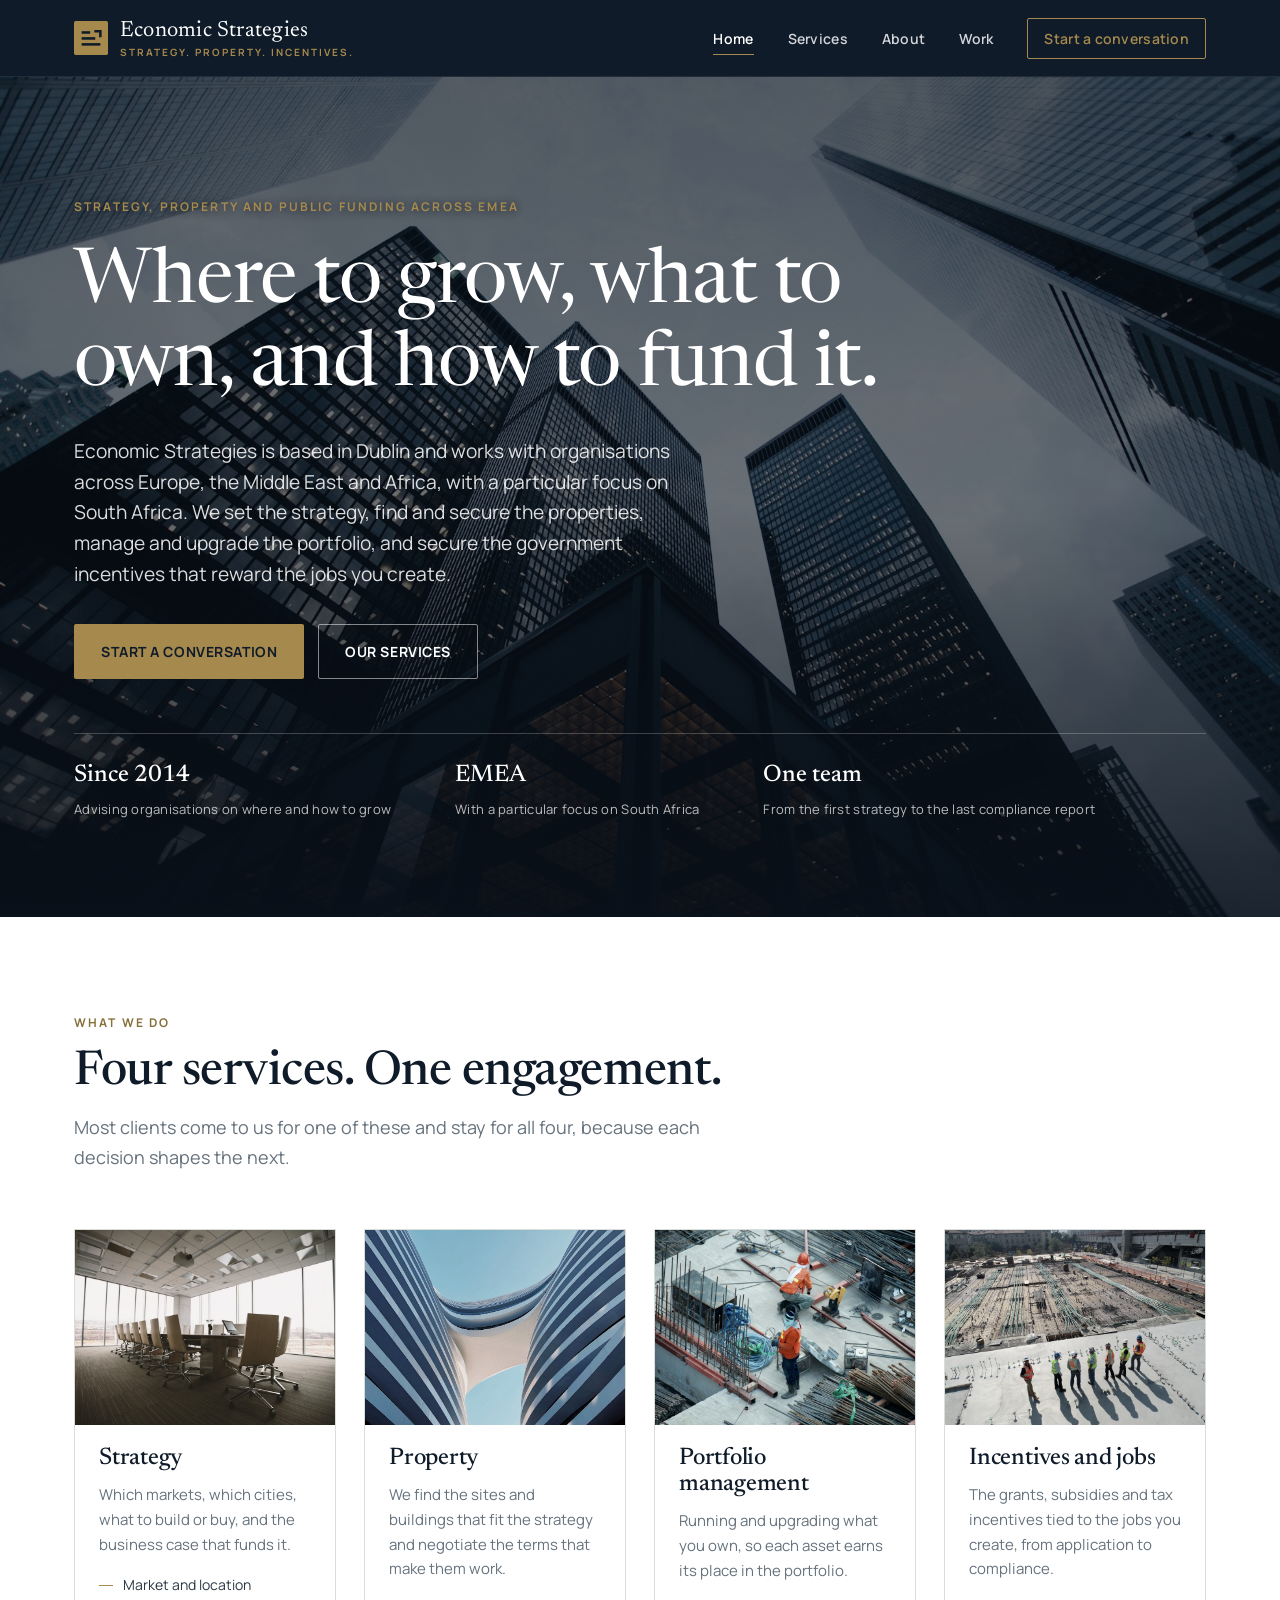
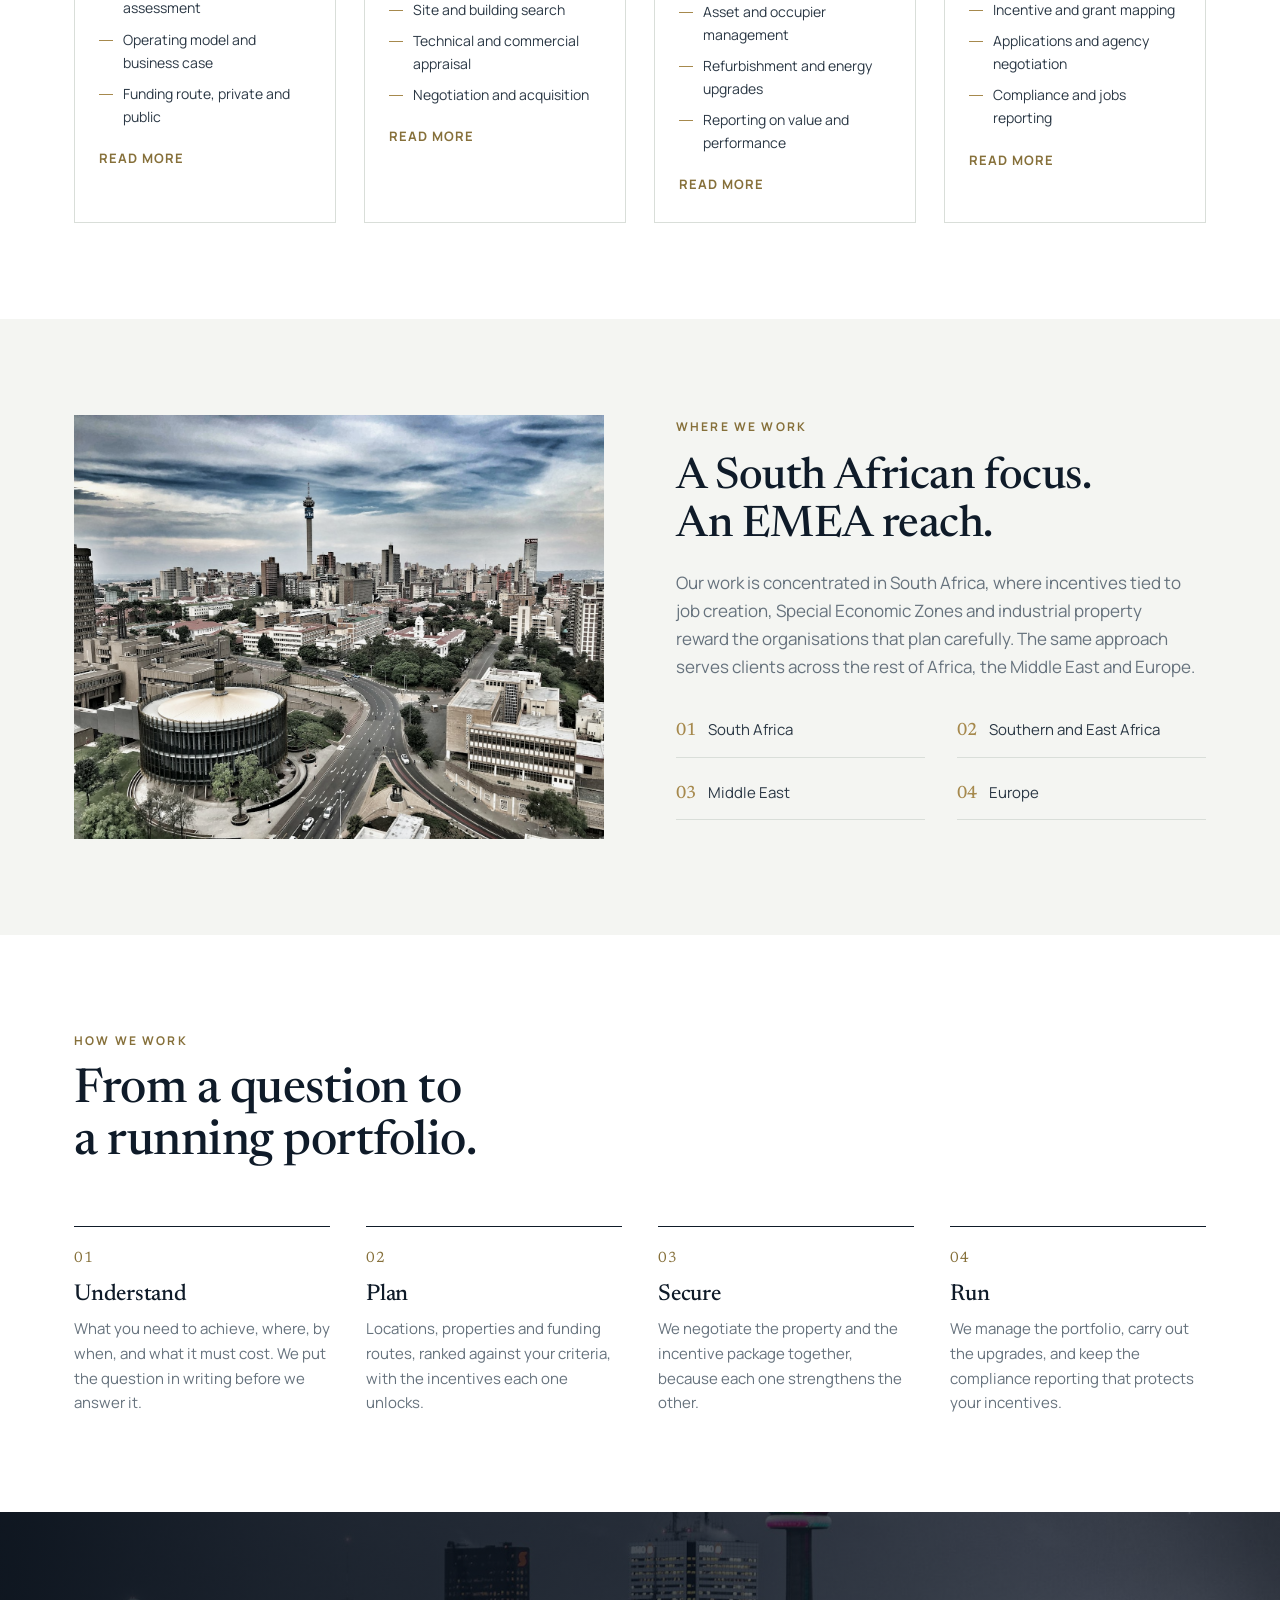
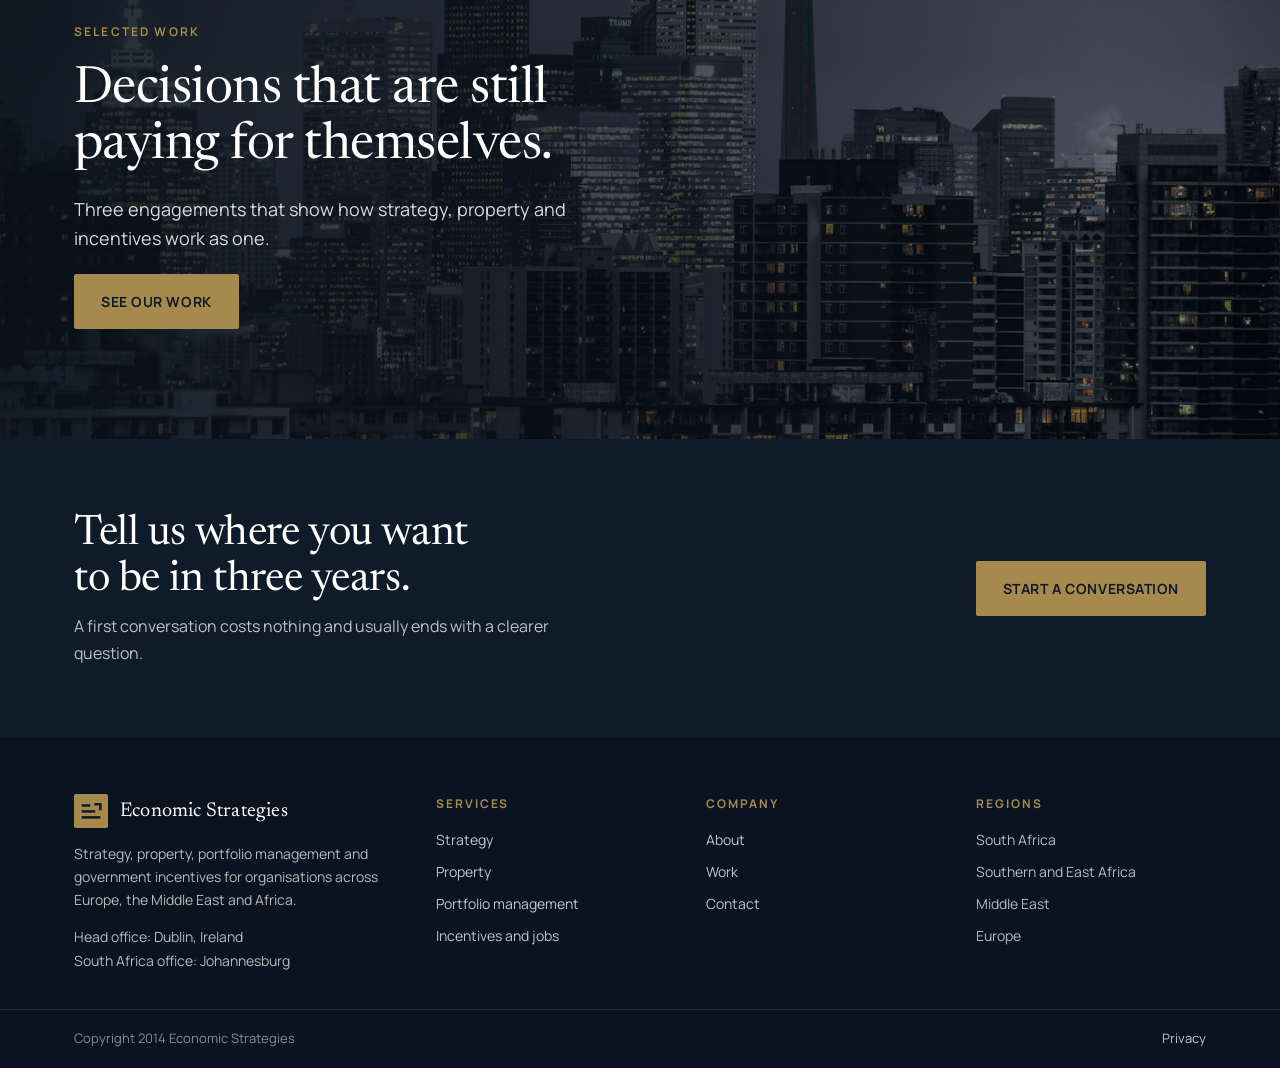
<file: index.html>
<!doctype html>
<html lang="en">
<head>
<meta charset="utf-8">
<meta name="viewport" content="width=device-width, initial-scale=1, viewport-fit=cover">
<title>Economic Strategies</title>
<meta name="description" content="Economic Strategies advises organisations across Europe, the Middle East and Africa on strategy, property, portfolio management and government incentives, with a focus on South Africa.">
<link rel="icon" href="favicon.svg" type="image/svg+xml">
<link rel="preconnect" href="https://fonts.googleapis.com">
<link rel="preconnect" href="https://fonts.gstatic.com" crossorigin>
<link rel="stylesheet" href="https://fonts.googleapis.com/css2?family=Newsreader:opsz,wght@6..72,400;6..72,500&family=Manrope:wght@400;500;600;700&display=swap">
<link rel="stylesheet" href="assets/css/site.css">
<script type="application/ld+json">
{
  "@context": "https://schema.org",
  "@type": "Organization",
  "name": "Economic Strategies",
  "url": "https://economicstrategies.net/",
  "address": {
    "@type": "PostalAddress",
    "streetAddress": "51 Bracken Road, Sandyford Business Park",
    "addressLocality": "Dublin 18",
    "postalCode": "D18 CV48",
    "addressCountry": "IE"
  }
}
</script>
</head>
<body>

<svg width="0" height="0" style="position:absolute" aria-hidden="true">
  <symbol id="es-mark" viewBox="0 0 40 40">
    <rect width="40" height="40" rx="2" fill="#A6894D"/>
    <rect x="9" y="26" width="22" height="3" fill="#0F1B29"/>
    <rect x="9" y="19" width="16" height="3" fill="#0F1B29"/>
    <rect x="9" y="12" width="10" height="3" fill="#0F1B29"/>
    <path d="M24 12 L31 12 L31 19" stroke="#0F1B29" stroke-width="3" fill="none"/>
  </symbol>
</svg>

<header class="nav">
  <div class="wrap">
    <a class="brand" href="index.html" aria-label="Economic Strategies home">
      <svg class="mark"><use href="#es-mark"/></svg>
      <span>Economic Strategies<small>Strategy. Property. Incentives.</small></span>
    </a>
    <button class="menu-btn" id="menuBtn" aria-label="Open menu" aria-expanded="false"><svg viewBox="0 0 24 24"><path d="M4 7h16M4 12h16M4 17h16"/></svg></button>
    <ul id="menu">
      <li><a href="index.html" aria-current="page">Home</a></li>
      <li><a href="services.html">Services</a></li>
      <li><a href="about.html">About</a></li>
      <li><a href="work.html">Work</a></li>
      <li class="cta"><a href="contact.html">Start a conversation</a></li>
    </ul>
  </div>
</header>

<main>
<div class="hero">
    <img class="bgimg photo" src="assets/img/hero.jpg" alt="">
    <div class="wrap">
      <span class="eyebrow">Strategy, property and public funding across EMEA</span>
      <h1>Where to grow, what to own, and how to fund it.</h1>
      <p class="lede">Economic Strategies is based in Dublin and works with organisations across Europe, the Middle East and Africa, with a particular focus on South Africa. We set the strategy, find and secure the properties, manage and upgrade the portfolio, and secure the government incentives that reward the jobs you create.</p>
      <div class="cta">
        <a class="btn btn-brass" href="contact.html">Start a conversation</a>
        <a class="btn btn-ghost" href="services.html">Our services</a>
      </div>
      <div class="facts">
        <div class="fact"><b>Since 2014</b><span>Advising organisations on where and how to grow</span></div>
        <div class="fact"><b>EMEA</b><span>With a particular focus on South Africa</span></div>
        <div class="fact"><b>One team</b><span>From the first strategy to the last compliance report</span></div>
      </div>
    </div>
  </div>

  <section class="band-white">
    <div class="wrap">
      <div class="head">
        <span class="eyebrow">What we do</span>
        <h2>Four services. One engagement.</h2>
        <p>Most clients come to us for one of these and stay for all four, because each decision shapes the next.</p>
      </div>
      <div class="cards">
        <div class="card">
          <div class="ph"><img loading="lazy" class="photo" src="assets/img/boardroom.jpg" alt="An empty boardroom with a long table and city light through the windows"></div>
          <div class="body">
            <h3>Strategy</h3>
            <p>Which markets, which cities, what to build or buy, and the business case that funds it.</p>
            <ul><li>Market and location assessment</li><li>Operating model and business case</li><li>Funding route, private and public</li></ul>
            <a class="more" href="services.html#strategy">Read more</a>
          </div>
        </div>
        <div class="card">
          <div class="ph"><img loading="lazy" class="photo" src="assets/img/facade.jpg" alt="The curved facade of a modern office building against the sky"></div>
          <div class="body">
            <h3>Property</h3>
            <p>We find the sites and buildings that fit the strategy and negotiate the terms that make them work.</p>
            <ul><li>Site and building search</li><li>Technical and commercial appraisal</li><li>Negotiation and acquisition</li></ul>
            <a class="more" href="services.html#property">Read more</a>
          </div>
        </div>
        <div class="card">
          <div class="ph"><img loading="lazy" class="photo" src="assets/img/build.jpg" alt="Workers on a construction site seen from above"></div>
          <div class="body">
            <h3>Portfolio management</h3>
            <p>Running and upgrading what you own, so each asset earns its place in the portfolio.</p>
            <ul><li>Asset and occupier management</li><li>Refurbishment and energy upgrades</li><li>Reporting on value and performance</li></ul>
            <a class="more" href="services.html#portfolio">Read more</a>
          </div>
        </div>
        <div class="card">
          <div class="ph"><img loading="lazy" class="photo" src="assets/img/workers.jpg" alt="A line of workers in safety vests walking across a site"></div>
          <div class="body">
            <h3>Incentives and jobs</h3>
            <p>The grants, subsidies and tax incentives tied to the jobs you create, from application to compliance.</p>
            <ul><li>Incentive and grant mapping</li><li>Applications and agency negotiation</li><li>Compliance and jobs reporting</li></ul>
            <a class="more" href="services.html#incentives">Read more</a>
          </div>
        </div>
      </div>
    </div>
  </section>

  <section>
    <div class="wrap">
      <div class="row">
        <div class="ph"><img loading="lazy" class="photo" src="assets/img/joburg.jpg" alt="The Johannesburg skyline under a cloudy sky"></div>
        <div class="txt">
          <span class="eyebrow">Where we work</span>
          <h2>A South African focus. An EMEA reach.</h2>
          <p>Our work is concentrated in South Africa, where incentives tied to job creation, Special Economic Zones and industrial property reward the organisations that plan carefully. The same approach serves clients across the rest of Africa, the Middle East and Europe.</p>
          <ul class="regions">
            <li><b>01</b> South Africa</li>
            <li><b>02</b> Southern and East Africa</li>
            <li><b>03</b> Middle East</li>
            <li><b>04</b> Europe</li>
          </ul>
        </div>
      </div>
    </div>
  </section>

  <section class="band-white">
    <div class="wrap">
      <div class="head">
        <span class="eyebrow">How we work</span>
        <h2>From a question to a running portfolio.</h2>
      </div>
      <ol class="steps">
        <li><h3>Understand</h3><p>What you need to achieve, where, by when, and what it must cost. We put the question in writing before we answer it.</p></li>
        <li><h3>Plan</h3><p>Locations, properties and funding routes, ranked against your criteria, with the incentives each one unlocks.</p></li>
        <li><h3>Secure</h3><p>We negotiate the property and the incentive package together, because each one strengthens the other.</p></li>
        <li><h3>Run</h3><p>We manage the portfolio, carry out the upgrades, and keep the compliance reporting that protects your incentives.</p></li>
      </ol>
    </div>
  </section>

  <div class="photoband">
    <img loading="lazy" class="bgimg photo" src="assets/img/dusk.jpg" alt="">
    <div class="wrap">
      <span class="eyebrow">Selected work</span>
      <h2>Decisions that are still paying for themselves.</h2>
      <p>Three engagements that show how strategy, property and incentives work as one.</p>
      <div><a class="btn btn-brass" href="work.html">See our work</a></div>
    </div>
  </div>

  <div class="closer">
    <div class="wrap">
      <div>
        <h2>Tell us where you want to be in three years.</h2>
        <p>A first conversation costs nothing and usually ends with a clearer question.</p>
      </div>
      <a class="btn btn-brass" href="contact.html">Start a conversation</a>
    </div>
  </div>
</main>

<footer>
  <div class="wrap">
    <div>
      <a class="brand" href="index.html"><svg class="mark"><use href="#es-mark"/></svg><span>Economic Strategies</span></a>
      <p style="max-width:320px;font-size:14px">Strategy, property, portfolio management and government incentives for organisations across Europe, the Middle East and Africa.</p>
      <p class="offices">Head office: Dublin, Ireland<br>South Africa office: Johannesburg</p>
    </div>
    <div><h4>Services</h4><ul><li><a href="services.html#strategy">Strategy</a></li><li><a href="services.html#property">Property</a></li><li><a href="services.html#portfolio">Portfolio management</a></li><li><a href="services.html#incentives">Incentives and jobs</a></li></ul></div>
    <div><h4>Company</h4><ul><li><a href="about.html">About</a></li><li><a href="work.html">Work</a></li><li><a href="contact.html">Contact</a></li></ul></div>
    <div><h4>Regions</h4><ul><li>South Africa</li><li>Southern and East Africa</li><li>Middle East</li><li>Europe</li></ul></div>
  </div>
  <div class="legal"><div class="wrap"><span>Copyright 2014 Economic Strategies</span><a href="privacy.html">Privacy</a></div></div>
</footer>

<script src="assets/js/site.js"></script>
</body>
</html>
</file>
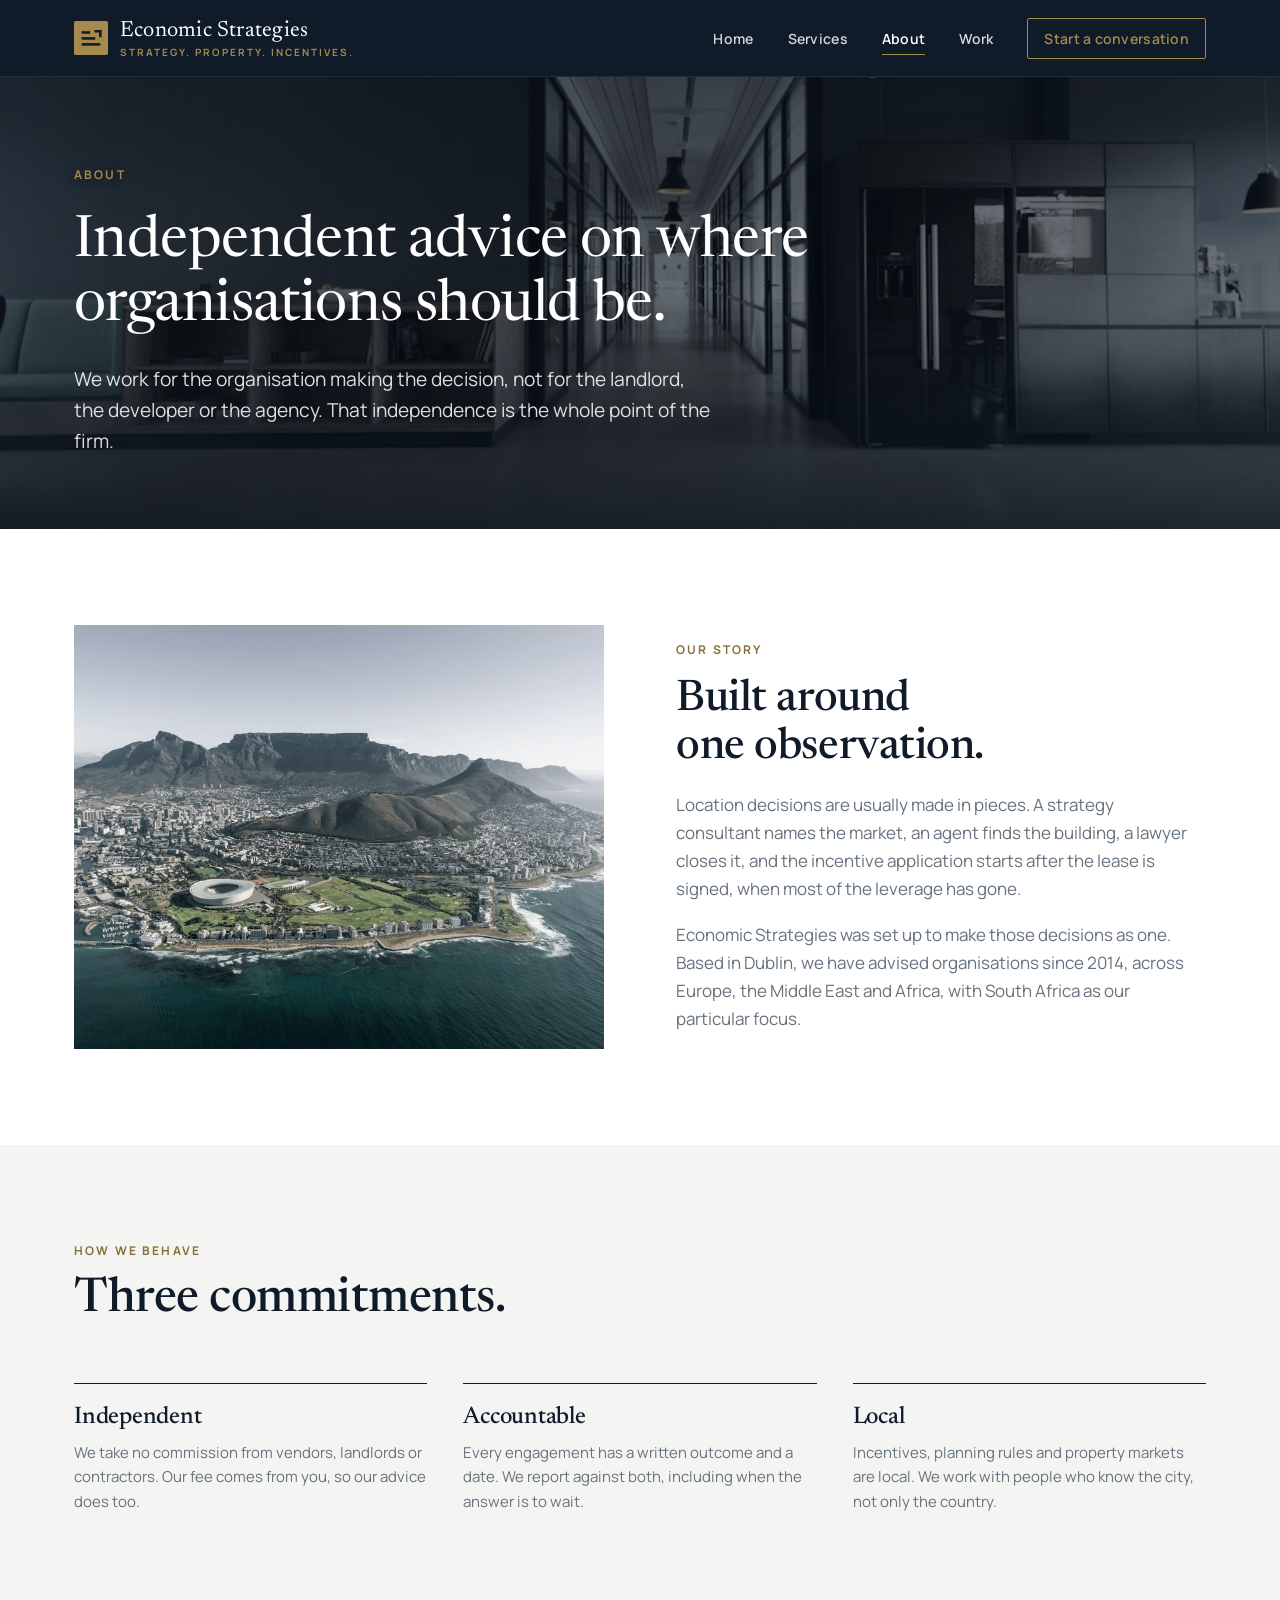
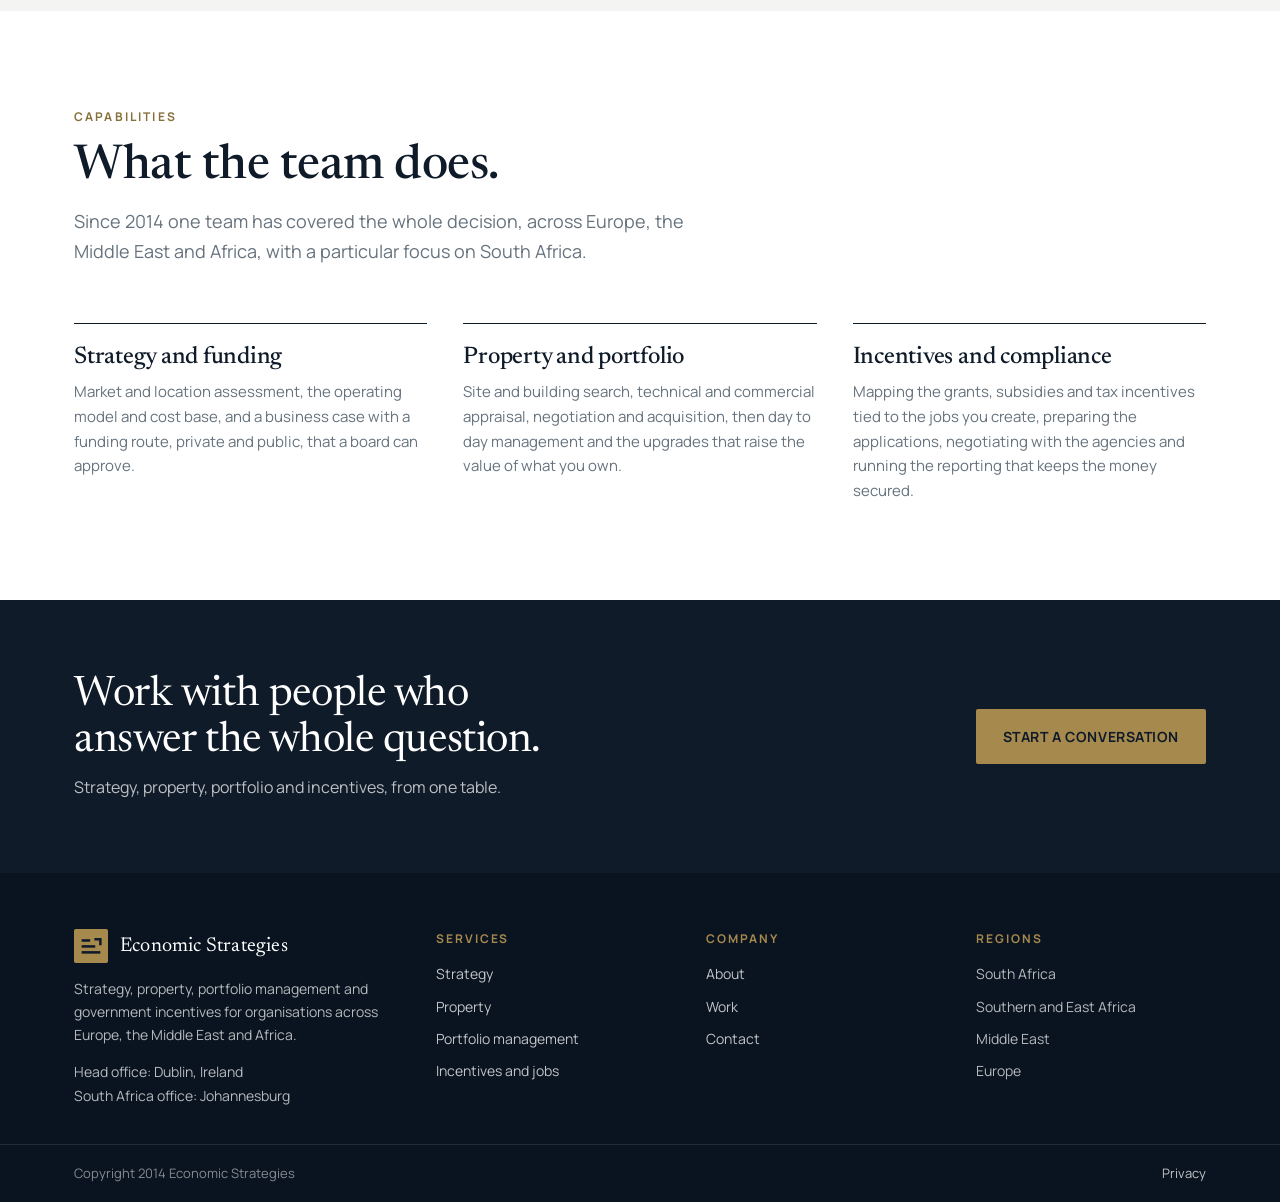
<file: about.html>
<!doctype html>
<html lang="en">
<head>
<meta charset="utf-8">
<meta name="viewport" content="width=device-width, initial-scale=1, viewport-fit=cover">
<title>About - Economic Strategies</title>
<meta name="description" content="Economic Strategies gives independent advice on where organisations should be. Advising since 2014 across Europe, the Middle East and Africa.">
<link rel="icon" href="favicon.svg" type="image/svg+xml">
<link rel="preconnect" href="https://fonts.googleapis.com">
<link rel="preconnect" href="https://fonts.gstatic.com" crossorigin>
<link rel="stylesheet" href="https://fonts.googleapis.com/css2?family=Newsreader:opsz,wght@6..72,400;6..72,500&family=Manrope:wght@400;500;600;700&display=swap">
<link rel="stylesheet" href="assets/css/site.css">
</head>
<body>

<svg width="0" height="0" style="position:absolute" aria-hidden="true">
  <symbol id="es-mark" viewBox="0 0 40 40">
    <rect width="40" height="40" rx="2" fill="#A6894D"/>
    <rect x="9" y="26" width="22" height="3" fill="#0F1B29"/>
    <rect x="9" y="19" width="16" height="3" fill="#0F1B29"/>
    <rect x="9" y="12" width="10" height="3" fill="#0F1B29"/>
    <path d="M24 12 L31 12 L31 19" stroke="#0F1B29" stroke-width="3" fill="none"/>
  </symbol>
</svg>

<header class="nav">
  <div class="wrap">
    <a class="brand" href="index.html" aria-label="Economic Strategies home">
      <svg class="mark"><use href="#es-mark"/></svg>
      <span>Economic Strategies<small>Strategy. Property. Incentives.</small></span>
    </a>
    <button class="menu-btn" id="menuBtn" aria-label="Open menu" aria-expanded="false"><svg viewBox="0 0 24 24"><path d="M4 7h16M4 12h16M4 17h16"/></svg></button>
    <ul id="menu">
      <li><a href="index.html">Home</a></li>
      <li><a href="services.html">Services</a></li>
      <li><a href="about.html" aria-current="page">About</a></li>
      <li><a href="work.html">Work</a></li>
      <li class="cta"><a href="contact.html">Start a conversation</a></li>
    </ul>
  </div>
</header>

<main>
<div class="hero small">
    <img class="bgimg photo" src="assets/img/office.jpg" alt="">
    <div class="wrap">
      <span class="eyebrow">About</span>
      <h1>Independent advice on where organisations should be.</h1>
      <p class="lede">We work for the organisation making the decision, not for the landlord, the developer or the agency. That independence is the whole point of the firm.</p>
    </div>
  </div>

  <section class="band-white">
    <div class="wrap">
      <div class="row">
        <div class="ph"><img loading="lazy" class="photo" src="assets/img/capetown.jpg" alt="An aerial view of Cape Town with Table Mountain behind the city"></div>
        <div class="txt">
          <span class="eyebrow">Our story</span>
          <h2>Built around one observation.</h2>
          <p>Location decisions are usually made in pieces. A strategy consultant names the market, an agent finds the building, a lawyer closes it, and the incentive application starts after the lease is signed, when most of the leverage has gone.</p>
          <p>Economic Strategies was set up to make those decisions as one. Based in Dublin, we have advised organisations since 2014, across Europe, the Middle East and Africa, with South Africa as our particular focus.</p>
        </div>
      </div>
    </div>
  </section>

  <section>
    <div class="wrap">
      <div class="head">
        <span class="eyebrow">How we behave</span>
        <h2>Three commitments.</h2>
      </div>
      <div class="values">
        <div><h3>Independent</h3><p>We take no commission from vendors, landlords or contractors. Our fee comes from you, so our advice does too.</p></div>
        <div><h3>Accountable</h3><p>Every engagement has a written outcome and a date. We report against both, including when the answer is to wait.</p></div>
        <div><h3>Local</h3><p>Incentives, planning rules and property markets are local. We work with people who know the city, not only the country.</p></div>
      </div>
    </div>
  </section>

  <section class="band-white">
    <div class="wrap">
      <div class="head">
        <span class="eyebrow">Capabilities</span>
        <h2>What the team does.</h2>
        <p>Since 2014 one team has covered the whole decision, across Europe, the Middle East and Africa, with a particular focus on South Africa.</p>
      </div>
      <div class="values">
        <div><h3>Strategy and funding</h3><p>Market and location assessment, the operating model and cost base, and a business case with a funding route, private and public, that a board can approve.</p></div>
        <div><h3>Property and portfolio</h3><p>Site and building search, technical and commercial appraisal, negotiation and acquisition, then day to day management and the upgrades that raise the value of what you own.</p></div>
        <div><h3>Incentives and compliance</h3><p>Mapping the grants, subsidies and tax incentives tied to the jobs you create, preparing the applications, negotiating with the agencies and running the reporting that keeps the money secured.</p></div>
      </div>
    </div>
  </section>

  <div class="closer">
    <div class="wrap">
      <div>
        <h2>Work with people who answer the whole question.</h2>
        <p>Strategy, property, portfolio and incentives, from one table.</p>
      </div>
      <a class="btn btn-brass" href="contact.html">Start a conversation</a>
    </div>
  </div>
</main>

<footer>
  <div class="wrap">
    <div>
      <a class="brand" href="index.html"><svg class="mark"><use href="#es-mark"/></svg><span>Economic Strategies</span></a>
      <p style="max-width:320px;font-size:14px">Strategy, property, portfolio management and government incentives for organisations across Europe, the Middle East and Africa.</p>
      <p class="offices">Head office: Dublin, Ireland<br>South Africa office: Johannesburg</p>
    </div>
    <div><h4>Services</h4><ul><li><a href="services.html#strategy">Strategy</a></li><li><a href="services.html#property">Property</a></li><li><a href="services.html#portfolio">Portfolio management</a></li><li><a href="services.html#incentives">Incentives and jobs</a></li></ul></div>
    <div><h4>Company</h4><ul><li><a href="about.html">About</a></li><li><a href="work.html">Work</a></li><li><a href="contact.html">Contact</a></li></ul></div>
    <div><h4>Regions</h4><ul><li>South Africa</li><li>Southern and East Africa</li><li>Middle East</li><li>Europe</li></ul></div>
  </div>
  <div class="legal"><div class="wrap"><span>Copyright 2014 Economic Strategies</span><a href="privacy.html">Privacy</a></div></div>
</footer>

<script src="assets/js/site.js"></script>
</body>
</html>
</file>
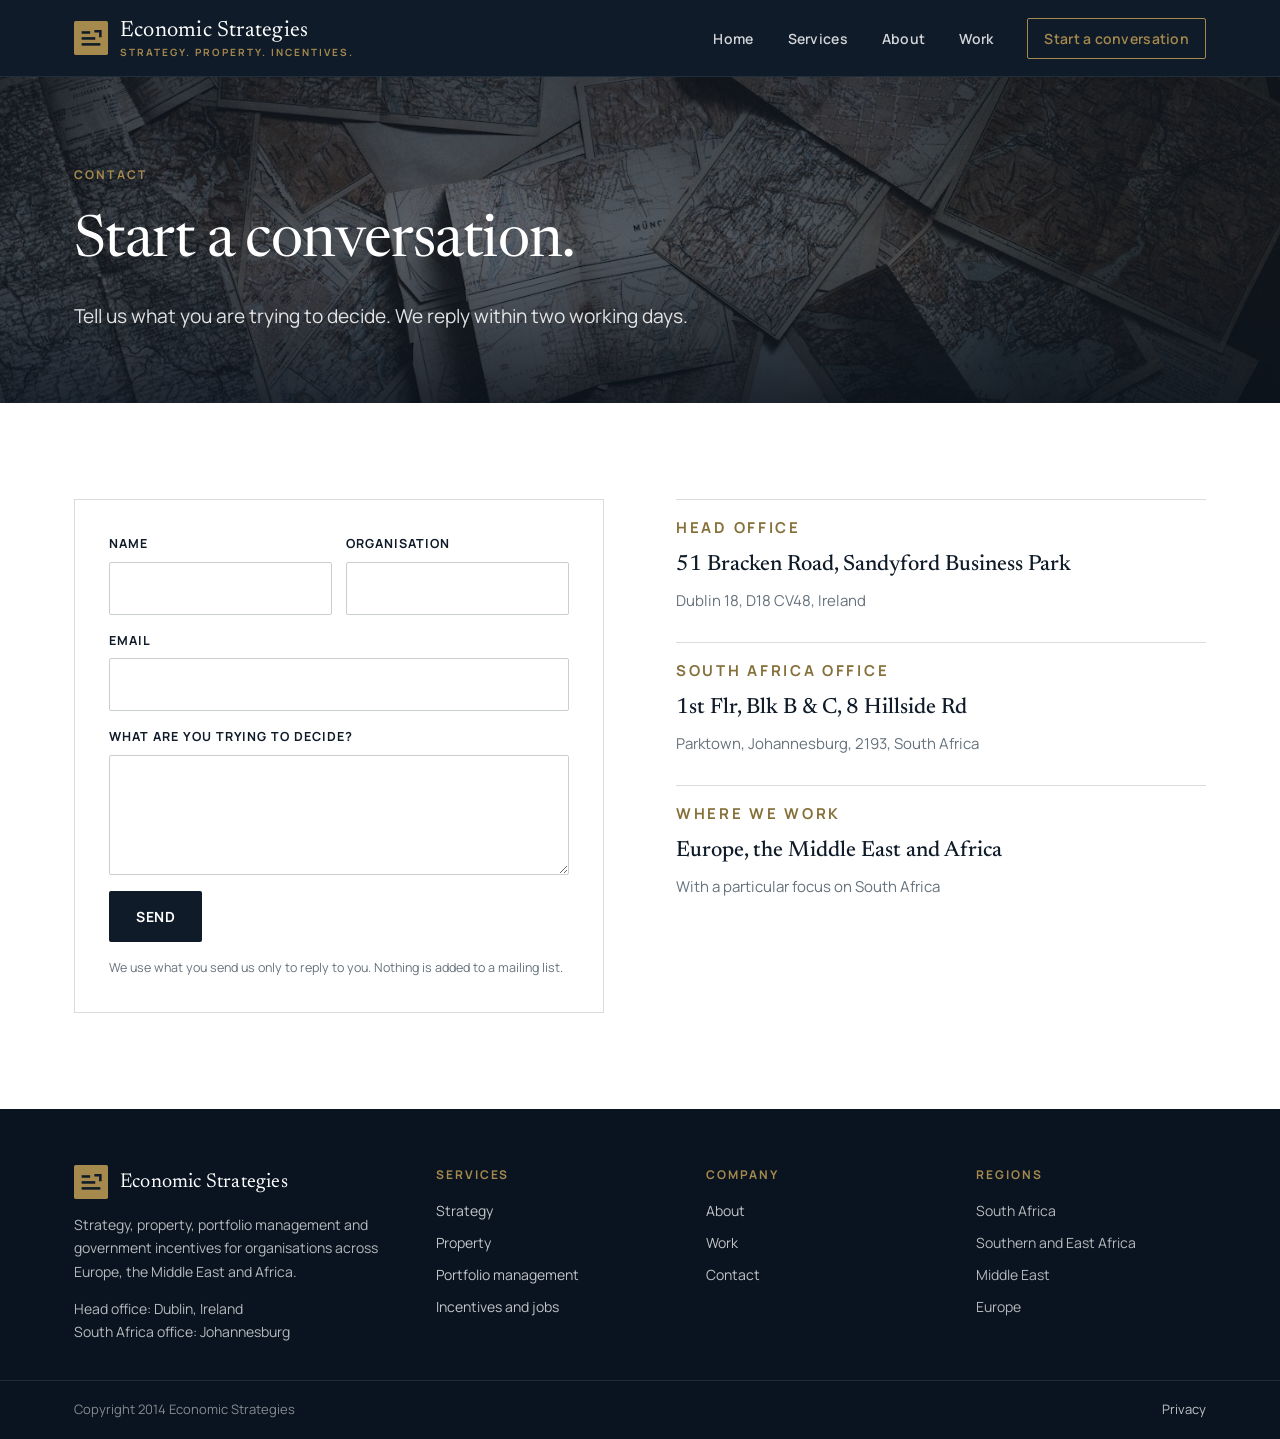
<file: contact.html>
<!doctype html>
<html lang="en">
<head>
<meta charset="utf-8">
<meta name="viewport" content="width=device-width, initial-scale=1, viewport-fit=cover">
<title>Contact - Economic Strategies</title>
<meta name="description" content="Start a conversation with Economic Strategies. Tell us what you are trying to decide and we reply within two working days.">
<link rel="icon" href="favicon.svg" type="image/svg+xml">
<link rel="preconnect" href="https://fonts.googleapis.com">
<link rel="preconnect" href="https://fonts.gstatic.com" crossorigin>
<link rel="stylesheet" href="https://fonts.googleapis.com/css2?family=Newsreader:opsz,wght@6..72,400;6..72,500&family=Manrope:wght@400;500;600;700&display=swap">
<link rel="stylesheet" href="assets/css/site.css">
</head>
<body>

<svg width="0" height="0" style="position:absolute" aria-hidden="true">
  <symbol id="es-mark" viewBox="0 0 40 40">
    <rect width="40" height="40" rx="2" fill="#A6894D"/>
    <rect x="9" y="26" width="22" height="3" fill="#0F1B29"/>
    <rect x="9" y="19" width="16" height="3" fill="#0F1B29"/>
    <rect x="9" y="12" width="10" height="3" fill="#0F1B29"/>
    <path d="M24 12 L31 12 L31 19" stroke="#0F1B29" stroke-width="3" fill="none"/>
  </symbol>
</svg>

<header class="nav">
  <div class="wrap">
    <a class="brand" href="index.html" aria-label="Economic Strategies home">
      <svg class="mark"><use href="#es-mark"/></svg>
      <span>Economic Strategies<small>Strategy. Property. Incentives.</small></span>
    </a>
    <button class="menu-btn" id="menuBtn" aria-label="Open menu" aria-expanded="false"><svg viewBox="0 0 24 24"><path d="M4 7h16M4 12h16M4 17h16"/></svg></button>
    <ul id="menu">
      <li><a href="index.html">Home</a></li>
      <li><a href="services.html">Services</a></li>
      <li><a href="about.html">About</a></li>
      <li><a href="work.html">Work</a></li>
      <li class="cta"><a href="contact.html" aria-current="page">Start a conversation</a></li>
    </ul>
  </div>
</header>

<main>
<div class="hero small">
    <img class="bgimg photo" src="assets/img/maps.jpg" alt="">
    <div class="wrap">
      <span class="eyebrow">Contact</span>
      <h1>Start a conversation.</h1>
      <p class="lede">Tell us what you are trying to decide. We reply within two working days.</p>
    </div>
  </div>

  <section class="band-white">
    <div class="wrap">
      <div class="contact">
        <form class="panel" id="contactForm" novalidate>
          <div class="two">
            <div class="field"><label for="f-name">Name</label><input id="f-name" name="name" type="text" autocomplete="name" required></div>
            <div class="field"><label for="f-org">Organisation</label><input id="f-org" name="organisation" type="text" autocomplete="organization"></div>
          </div>
          <div class="field"><label for="f-email">Email</label><input id="f-email" name="email" type="email" autocomplete="email" required></div>
          <div class="field"><label for="f-msg">What are you trying to decide?</label><textarea id="f-msg" name="message" required></textarea></div>
          <button class="btn btn-ink" type="submit">Send</button>
          <p class="formmsg" id="formMsg" role="status" aria-live="polite" hidden></p>
          <p style="font-size:12.5px;color:var(--muted);margin-top:16px">We use what you send us only to reply to you. Nothing is added to a mailing list.</p>
        </form>
        <div class="details">
          <div class="detail"><span class="eyebrow">Head office</span><b>51 Bracken Road, Sandyford Business Park</b><span>Dublin 18, D18 CV48, Ireland</span></div>
          <div class="detail"><span class="eyebrow">South Africa office</span><b>1st Flr, Blk B &amp; C, 8 Hillside Rd</b><span>Parktown, Johannesburg, 2193, South Africa</span></div>
          <div class="detail"><span class="eyebrow">Where we work</span><b>Europe, the Middle East and Africa</b><span>With a particular focus on South Africa</span></div>
        </div>
      </div>
    </div>
  </section>
</main>

<footer>
  <div class="wrap">
    <div>
      <a class="brand" href="index.html"><svg class="mark"><use href="#es-mark"/></svg><span>Economic Strategies</span></a>
      <p style="max-width:320px;font-size:14px">Strategy, property, portfolio management and government incentives for organisations across Europe, the Middle East and Africa.</p>
      <p class="offices">Head office: Dublin, Ireland<br>South Africa office: Johannesburg</p>
    </div>
    <div><h4>Services</h4><ul><li><a href="services.html#strategy">Strategy</a></li><li><a href="services.html#property">Property</a></li><li><a href="services.html#portfolio">Portfolio management</a></li><li><a href="services.html#incentives">Incentives and jobs</a></li></ul></div>
    <div><h4>Company</h4><ul><li><a href="about.html">About</a></li><li><a href="work.html">Work</a></li><li><a href="contact.html">Contact</a></li></ul></div>
    <div><h4>Regions</h4><ul><li>South Africa</li><li>Southern and East Africa</li><li>Middle East</li><li>Europe</li></ul></div>
  </div>
  <div class="legal"><div class="wrap"><span>Copyright 2014 Economic Strategies</span><a href="privacy.html">Privacy</a></div></div>
</footer>

<script src="assets/js/site.js"></script>
</body>
</html>
</file>
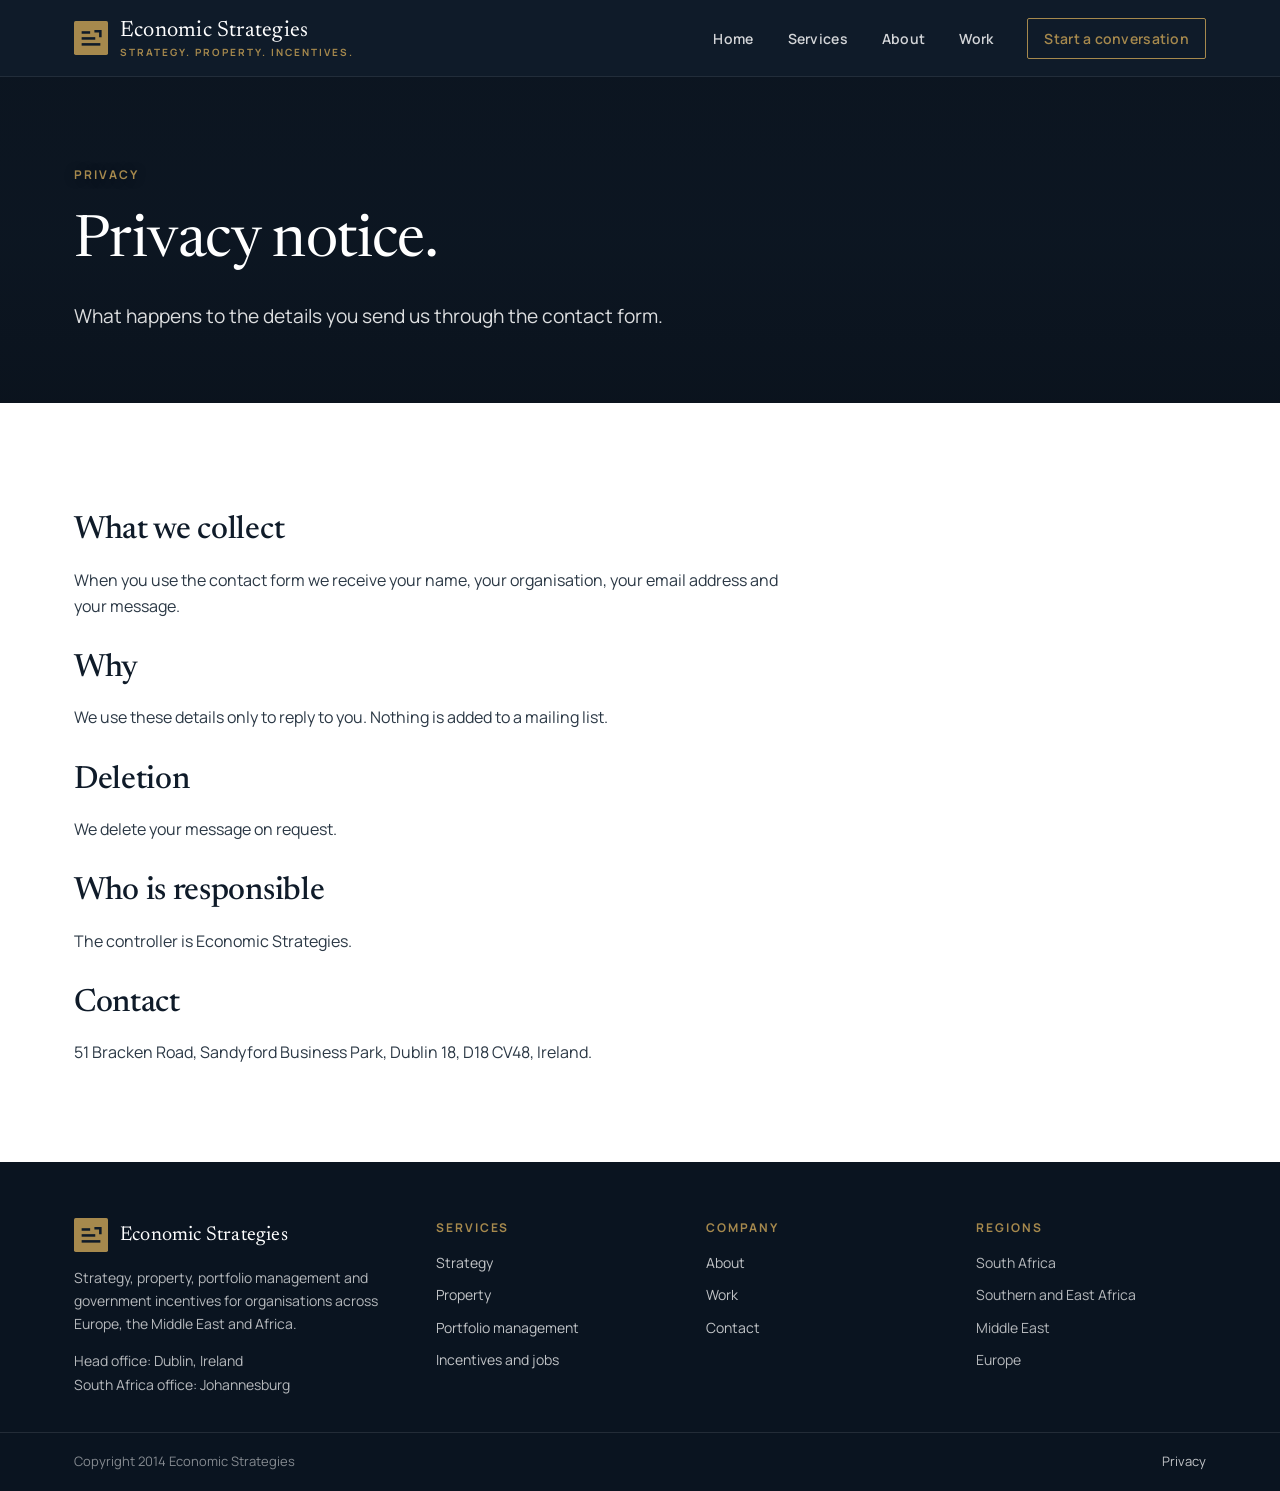
<file: privacy.html>
<!doctype html>
<html lang="en">
<head>
<meta charset="utf-8">
<meta name="viewport" content="width=device-width, initial-scale=1, viewport-fit=cover">
<title>Privacy - Economic Strategies</title>
<meta name="description" content="How Economic Strategies handles what you send through the contact form.">
<link rel="icon" href="favicon.svg" type="image/svg+xml">
<link rel="preconnect" href="https://fonts.googleapis.com">
<link rel="preconnect" href="https://fonts.gstatic.com" crossorigin>
<link rel="stylesheet" href="https://fonts.googleapis.com/css2?family=Newsreader:opsz,wght@6..72,400;6..72,500&family=Manrope:wght@400;500;600;700&display=swap">
<link rel="stylesheet" href="assets/css/site.css">
</head>
<body>

<svg width="0" height="0" style="position:absolute" aria-hidden="true">
  <symbol id="es-mark" viewBox="0 0 40 40">
    <rect width="40" height="40" rx="2" fill="#A6894D"/>
    <rect x="9" y="26" width="22" height="3" fill="#0F1B29"/>
    <rect x="9" y="19" width="16" height="3" fill="#0F1B29"/>
    <rect x="9" y="12" width="10" height="3" fill="#0F1B29"/>
    <path d="M24 12 L31 12 L31 19" stroke="#0F1B29" stroke-width="3" fill="none"/>
  </symbol>
</svg>

<header class="nav">
  <div class="wrap">
    <a class="brand" href="index.html" aria-label="Economic Strategies home">
      <svg class="mark"><use href="#es-mark"/></svg>
      <span>Economic Strategies<small>Strategy. Property. Incentives.</small></span>
    </a>
    <button class="menu-btn" id="menuBtn" aria-label="Open menu" aria-expanded="false"><svg viewBox="0 0 24 24"><path d="M4 7h16M4 12h16M4 17h16"/></svg></button>
    <ul id="menu">
      <li><a href="index.html">Home</a></li>
      <li><a href="services.html">Services</a></li>
      <li><a href="about.html">About</a></li>
      <li><a href="work.html">Work</a></li>
      <li class="cta"><a href="contact.html">Start a conversation</a></li>
    </ul>
  </div>
</header>

<main>
  <div class="hero small">
    <div class="wrap">
      <span class="eyebrow">Privacy</span>
      <h1>Privacy notice.</h1>
      <p class="lede">What happens to the details you send us through the contact form.</p>
    </div>
  </div>

  <section class="band-white">
    <div class="wrap">
      <div class="prose">
        <h2>What we collect</h2>
        <p>When you use the contact form we receive your name, your organisation, your email address and your message.</p>
        <h2>Why</h2>
        <p>We use these details only to reply to you. Nothing is added to a mailing list.</p>
        <h2>Deletion</h2>
        <p>We delete your message on request.</p>
        <h2>Who is responsible</h2>
        <p>The controller is Economic Strategies.</p>
        <h2>Contact</h2>
        <p>51 Bracken Road, Sandyford Business Park, Dublin 18, D18 CV48, Ireland.</p>
      </div>
    </div>
  </section>
</main>

<footer>
  <div class="wrap">
    <div>
      <a class="brand" href="index.html"><svg class="mark"><use href="#es-mark"/></svg><span>Economic Strategies</span></a>
      <p style="max-width:320px;font-size:14px">Strategy, property, portfolio management and government incentives for organisations across Europe, the Middle East and Africa.</p>
      <p class="offices">Head office: Dublin, Ireland<br>South Africa office: Johannesburg</p>
    </div>
    <div><h4>Services</h4><ul><li><a href="services.html#strategy">Strategy</a></li><li><a href="services.html#property">Property</a></li><li><a href="services.html#portfolio">Portfolio management</a></li><li><a href="services.html#incentives">Incentives and jobs</a></li></ul></div>
    <div><h4>Company</h4><ul><li><a href="about.html">About</a></li><li><a href="work.html">Work</a></li><li><a href="contact.html">Contact</a></li></ul></div>
    <div><h4>Regions</h4><ul><li>South Africa</li><li>Southern and East Africa</li><li>Middle East</li><li>Europe</li></ul></div>
  </div>
  <div class="legal"><div class="wrap"><span>Copyright 2014 Economic Strategies</span><a href="privacy.html">Privacy</a></div></div>
</footer>

<script src="assets/js/site.js"></script>
</body>
</html>
</file>
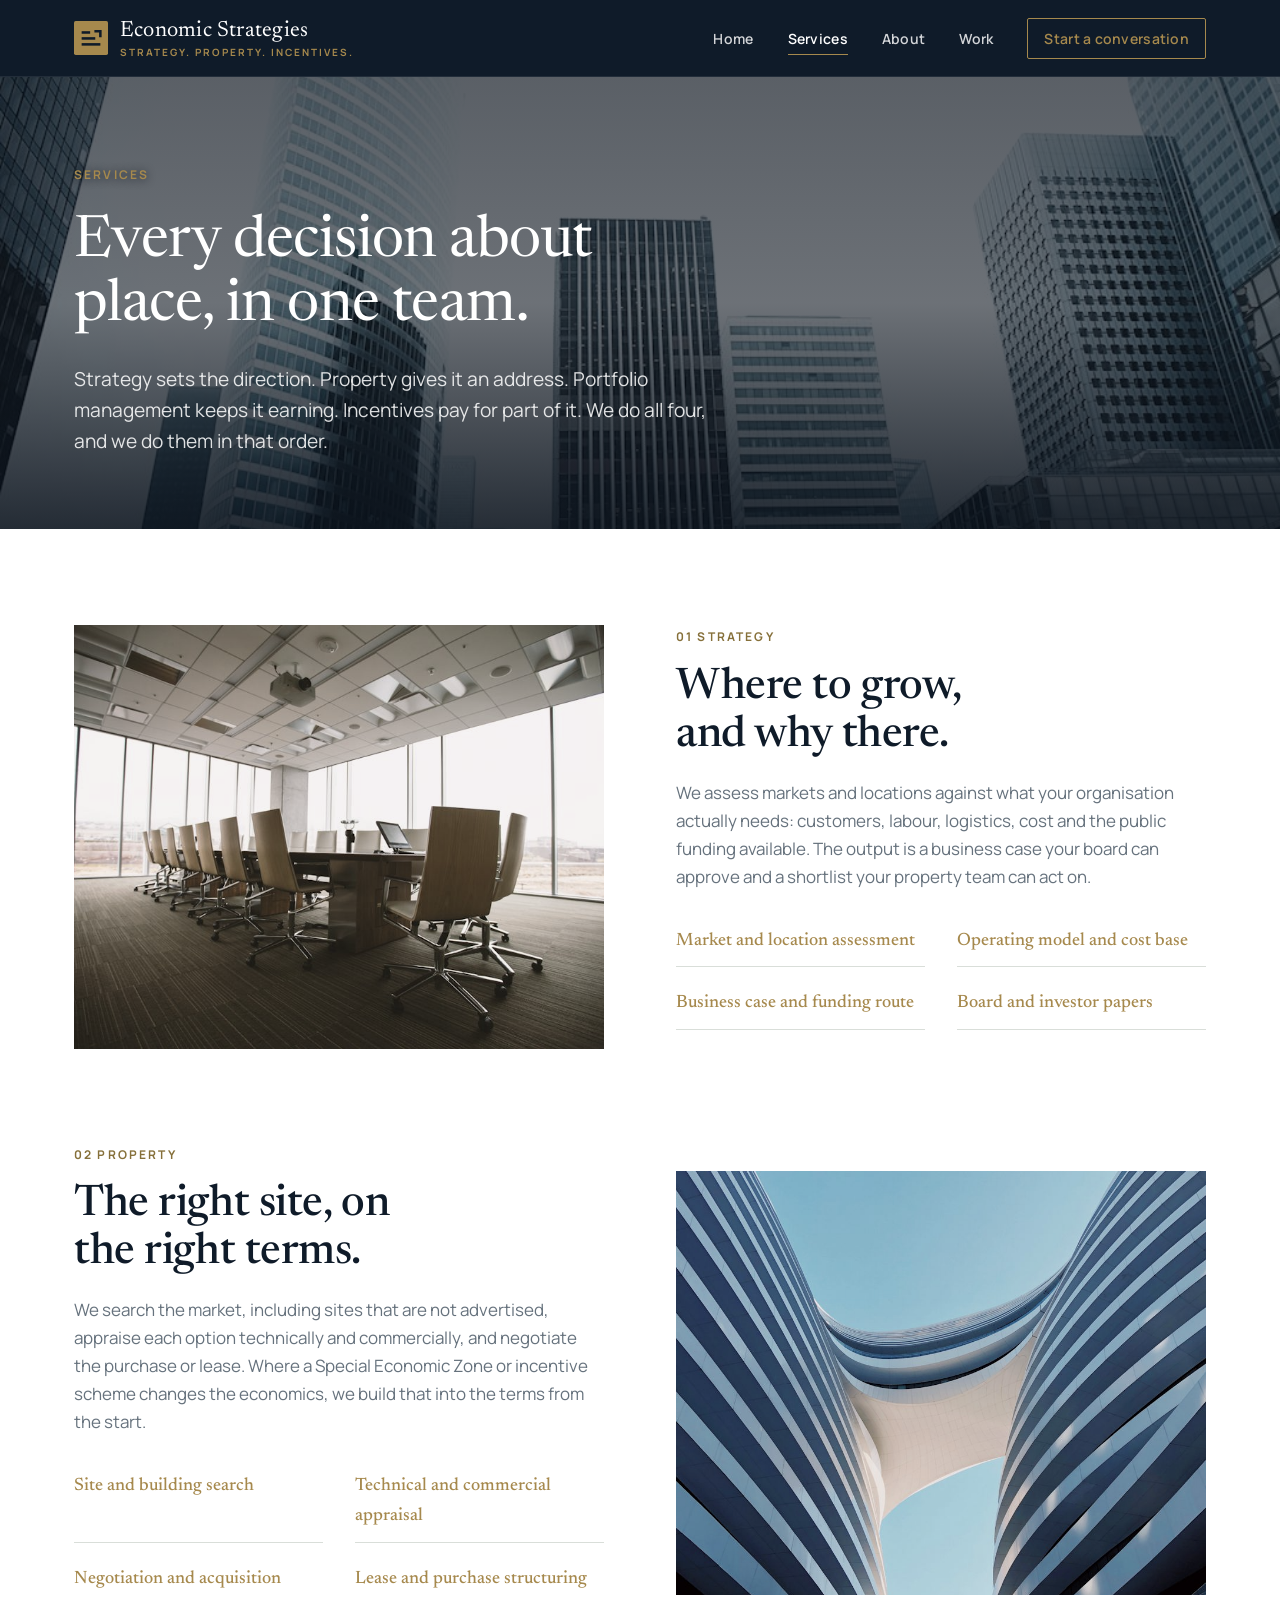
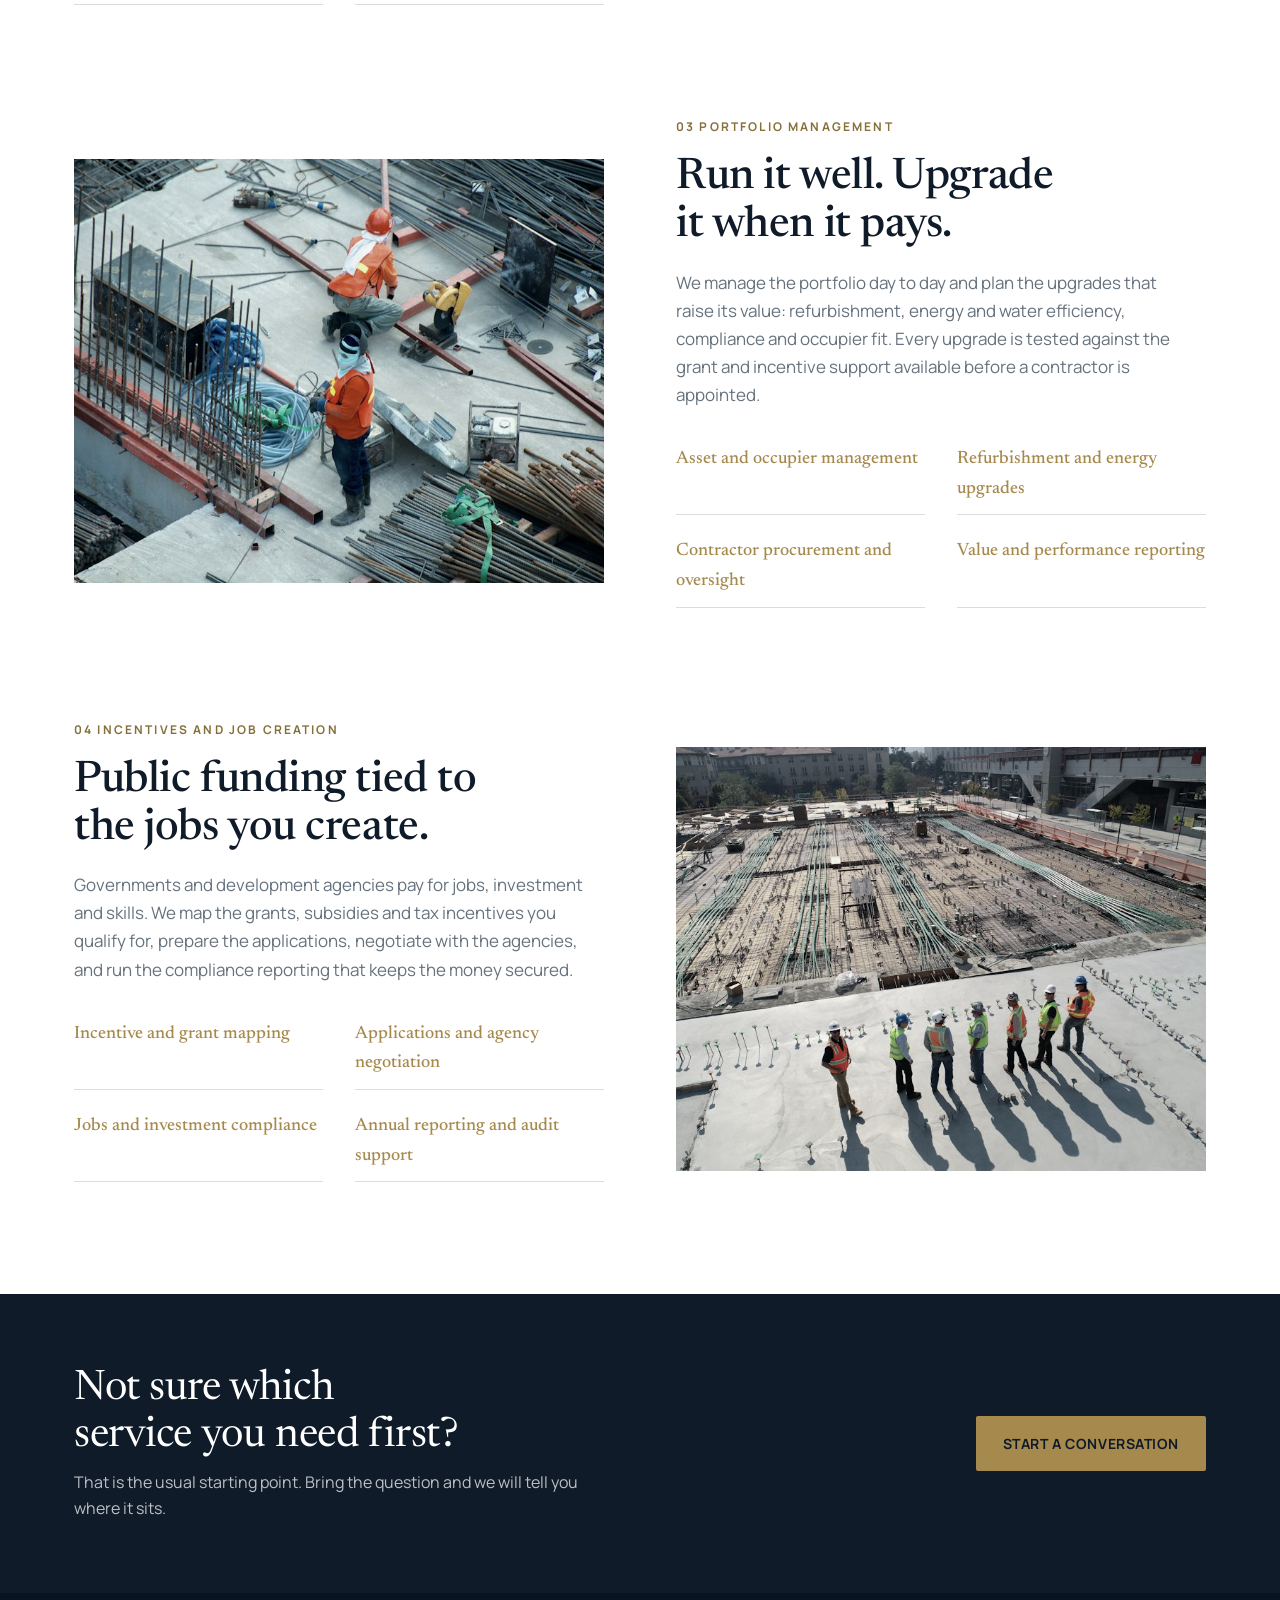
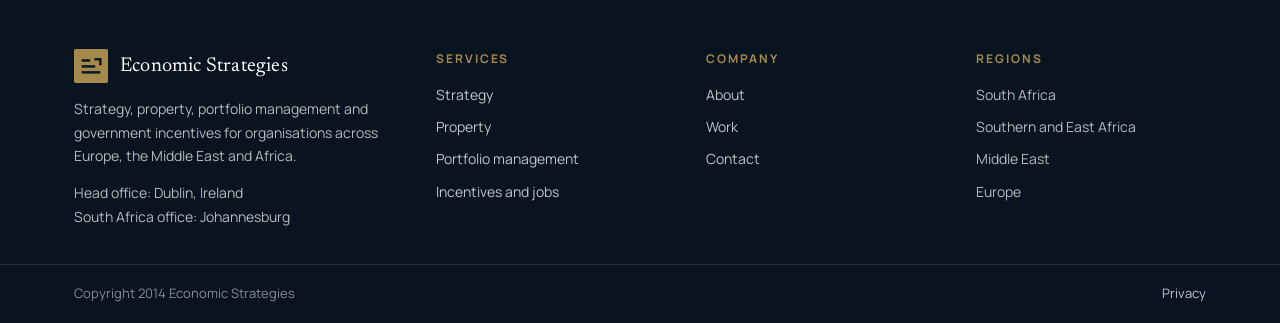
<file: services.html>
<!doctype html>
<html lang="en">
<head>
<meta charset="utf-8">
<meta name="viewport" content="width=device-width, initial-scale=1, viewport-fit=cover">
<title>Services - Economic Strategies</title>
<meta name="description" content="Strategy, property, portfolio management, and incentives and job creation, delivered by one team for organisations across EMEA.">
<link rel="icon" href="favicon.svg" type="image/svg+xml">
<link rel="preconnect" href="https://fonts.googleapis.com">
<link rel="preconnect" href="https://fonts.gstatic.com" crossorigin>
<link rel="stylesheet" href="https://fonts.googleapis.com/css2?family=Newsreader:opsz,wght@6..72,400;6..72,500&family=Manrope:wght@400;500;600;700&display=swap">
<link rel="stylesheet" href="assets/css/site.css">
</head>
<body>

<svg width="0" height="0" style="position:absolute" aria-hidden="true">
  <symbol id="es-mark" viewBox="0 0 40 40">
    <rect width="40" height="40" rx="2" fill="#A6894D"/>
    <rect x="9" y="26" width="22" height="3" fill="#0F1B29"/>
    <rect x="9" y="19" width="16" height="3" fill="#0F1B29"/>
    <rect x="9" y="12" width="10" height="3" fill="#0F1B29"/>
    <path d="M24 12 L31 12 L31 19" stroke="#0F1B29" stroke-width="3" fill="none"/>
  </symbol>
</svg>

<header class="nav">
  <div class="wrap">
    <a class="brand" href="index.html" aria-label="Economic Strategies home">
      <svg class="mark"><use href="#es-mark"/></svg>
      <span>Economic Strategies<small>Strategy. Property. Incentives.</small></span>
    </a>
    <button class="menu-btn" id="menuBtn" aria-label="Open menu" aria-expanded="false"><svg viewBox="0 0 24 24"><path d="M4 7h16M4 12h16M4 17h16"/></svg></button>
    <ul id="menu">
      <li><a href="index.html">Home</a></li>
      <li><a href="services.html" aria-current="page">Services</a></li>
      <li><a href="about.html">About</a></li>
      <li><a href="work.html">Work</a></li>
      <li class="cta"><a href="contact.html">Start a conversation</a></li>
    </ul>
  </div>
</header>

<main>
<div class="hero small">
    <img class="bgimg photo" src="assets/img/towers.jpg" alt="">
    <div class="wrap">
      <span class="eyebrow">Services</span>
      <h1>Every decision about place, in one team.</h1>
      <p class="lede">Strategy sets the direction. Property gives it an address. Portfolio management keeps it earning. Incentives pay for part of it. We do all four, and we do them in that order.</p>
    </div>
  </div>

  <section class="band-white">
    <div class="wrap">
      <div class="row" id="strategy">
        <div class="ph"><img loading="lazy" class="photo" src="assets/img/boardroom.jpg" alt="An empty boardroom with a long table and city light through the windows"></div>
        <div class="txt">
          <span class="eyebrow">01 Strategy</span>
          <h2>Where to grow, and why there.</h2>
          <p>We assess markets and locations against what your organisation actually needs: customers, labour, logistics, cost and the public funding available. The output is a business case your board can approve and a shortlist your property team can act on.</p>
          <ul class="regions">
            <li><b>Market and location assessment</b></li>
            <li><b>Operating model and cost base</b></li>
            <li><b>Business case and funding route</b></li>
            <li><b>Board and investor papers</b></li>
          </ul>
        </div>
      </div>
      <div class="row flip" id="property">
        <div class="ph"><img loading="lazy" class="photo" src="assets/img/facade.jpg" alt="The curved facade of a modern office building against the sky"></div>
        <div class="txt">
          <span class="eyebrow">02 Property</span>
          <h2>The right site, on the right terms.</h2>
          <p>We search the market, including sites that are not advertised, appraise each option technically and commercially, and negotiate the purchase or lease. Where a Special Economic Zone or incentive scheme changes the economics, we build that into the terms from the start.</p>
          <ul class="regions">
            <li><b>Site and building search</b></li>
            <li><b>Technical and commercial appraisal</b></li>
            <li><b>Negotiation and acquisition</b></li>
            <li><b>Lease and purchase structuring</b></li>
          </ul>
        </div>
      </div>
      <div class="row" id="portfolio">
        <div class="ph"><img loading="lazy" class="photo" src="assets/img/build.jpg" alt="Workers on a construction site seen from above"></div>
        <div class="txt">
          <span class="eyebrow">03 Portfolio management</span>
          <h2>Run it well. Upgrade it when it pays.</h2>
          <p>We manage the portfolio day to day and plan the upgrades that raise its value: refurbishment, energy and water efficiency, compliance and occupier fit. Every upgrade is tested against the grant and incentive support available before a contractor is appointed.</p>
          <ul class="regions">
            <li><b>Asset and occupier management</b></li>
            <li><b>Refurbishment and energy upgrades</b></li>
            <li><b>Contractor procurement and oversight</b></li>
            <li><b>Value and performance reporting</b></li>
          </ul>
        </div>
      </div>
      <div class="row flip" id="incentives">
        <div class="ph"><img loading="lazy" class="photo" src="assets/img/workers.jpg" alt="A line of workers in safety vests walking across a site"></div>
        <div class="txt">
          <span class="eyebrow">04 Incentives and job creation</span>
          <h2>Public funding tied to the jobs you create.</h2>
          <p>Governments and development agencies pay for jobs, investment and skills. We map the grants, subsidies and tax incentives you qualify for, prepare the applications, negotiate with the agencies, and run the compliance reporting that keeps the money secured.</p>
          <ul class="regions">
            <li><b>Incentive and grant mapping</b></li>
            <li><b>Applications and agency negotiation</b></li>
            <li><b>Jobs and investment compliance</b></li>
            <li><b>Annual reporting and audit support</b></li>
          </ul>
        </div>
      </div>
    </div>
  </section>

  <div class="closer">
    <div class="wrap">
      <div>
        <h2>Not sure which service you need first?</h2>
        <p>That is the usual starting point. Bring the question and we will tell you where it sits.</p>
      </div>
      <a class="btn btn-brass" href="contact.html">Start a conversation</a>
    </div>
  </div>
</main>

<footer>
  <div class="wrap">
    <div>
      <a class="brand" href="index.html"><svg class="mark"><use href="#es-mark"/></svg><span>Economic Strategies</span></a>
      <p style="max-width:320px;font-size:14px">Strategy, property, portfolio management and government incentives for organisations across Europe, the Middle East and Africa.</p>
      <p class="offices">Head office: Dublin, Ireland<br>South Africa office: Johannesburg</p>
    </div>
    <div><h4>Services</h4><ul><li><a href="services.html#strategy">Strategy</a></li><li><a href="services.html#property">Property</a></li><li><a href="services.html#portfolio">Portfolio management</a></li><li><a href="services.html#incentives">Incentives and jobs</a></li></ul></div>
    <div><h4>Company</h4><ul><li><a href="about.html">About</a></li><li><a href="work.html">Work</a></li><li><a href="contact.html">Contact</a></li></ul></div>
    <div><h4>Regions</h4><ul><li>South Africa</li><li>Southern and East Africa</li><li>Middle East</li><li>Europe</li></ul></div>
  </div>
  <div class="legal"><div class="wrap"><span>Copyright 2014 Economic Strategies</span><a href="privacy.html">Privacy</a></div></div>
</footer>

<script src="assets/js/site.js"></script>
</body>
</html>
</file>
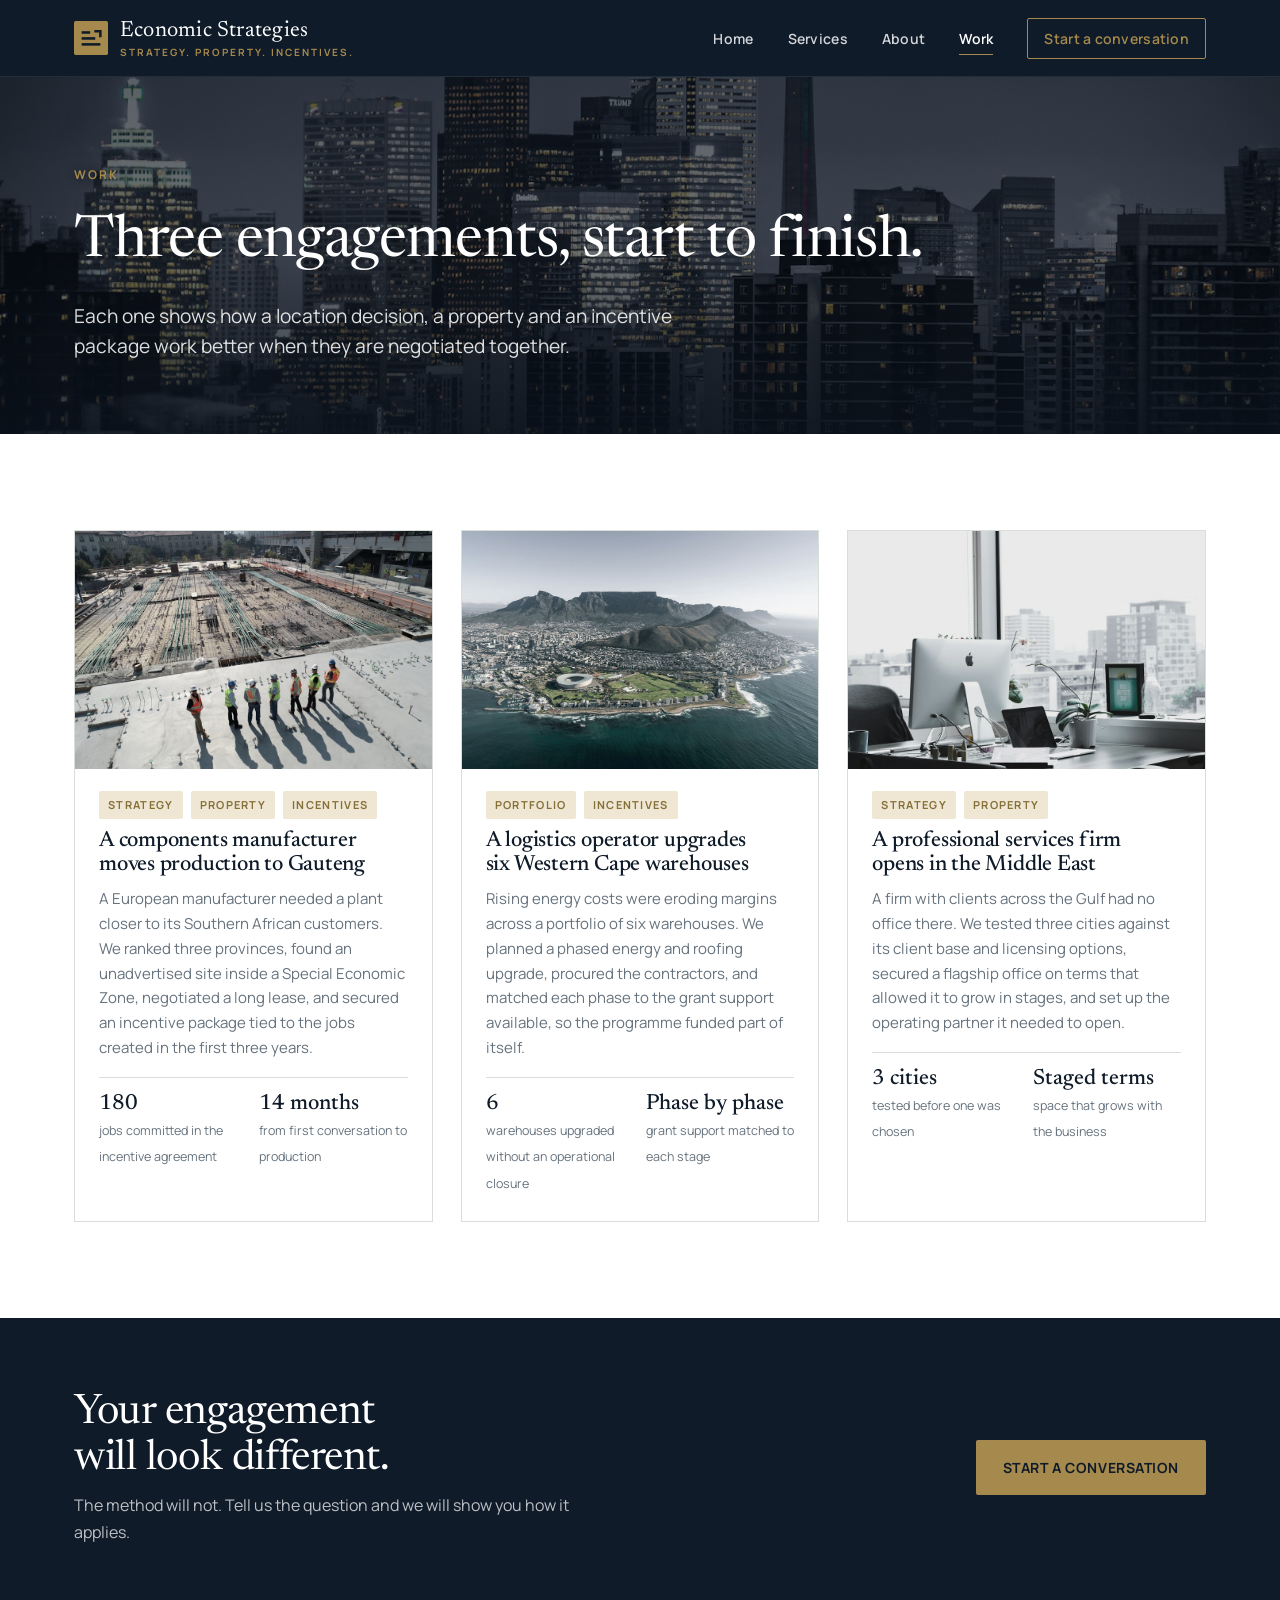
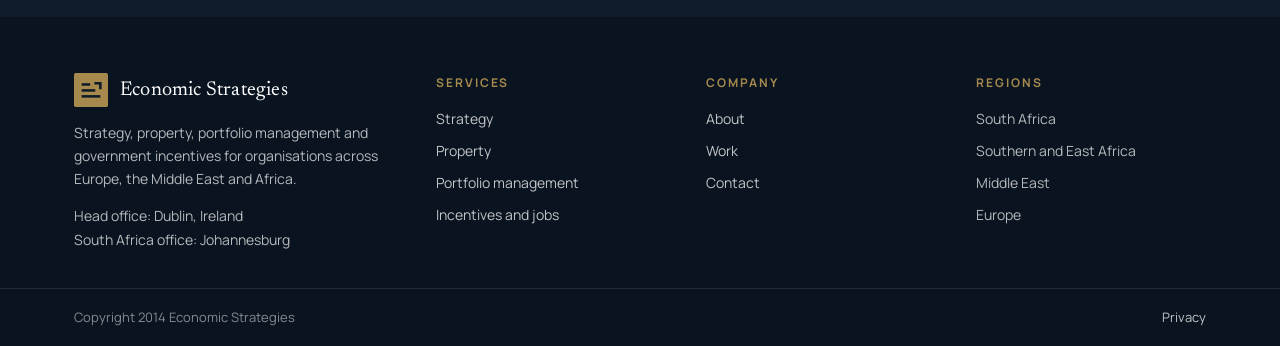
<file: work.html>
<!doctype html>
<html lang="en">
<head>
<meta charset="utf-8">
<meta name="viewport" content="width=device-width, initial-scale=1, viewport-fit=cover">
<title>Work - Economic Strategies</title>
<meta name="description" content="Three engagements showing how strategy, property and incentives work together.">
<link rel="icon" href="favicon.svg" type="image/svg+xml">
<link rel="preconnect" href="https://fonts.googleapis.com">
<link rel="preconnect" href="https://fonts.gstatic.com" crossorigin>
<link rel="stylesheet" href="https://fonts.googleapis.com/css2?family=Newsreader:opsz,wght@6..72,400;6..72,500&family=Manrope:wght@400;500;600;700&display=swap">
<link rel="stylesheet" href="assets/css/site.css">
</head>
<body>

<svg width="0" height="0" style="position:absolute" aria-hidden="true">
  <symbol id="es-mark" viewBox="0 0 40 40">
    <rect width="40" height="40" rx="2" fill="#A6894D"/>
    <rect x="9" y="26" width="22" height="3" fill="#0F1B29"/>
    <rect x="9" y="19" width="16" height="3" fill="#0F1B29"/>
    <rect x="9" y="12" width="10" height="3" fill="#0F1B29"/>
    <path d="M24 12 L31 12 L31 19" stroke="#0F1B29" stroke-width="3" fill="none"/>
  </symbol>
</svg>

<header class="nav">
  <div class="wrap">
    <a class="brand" href="index.html" aria-label="Economic Strategies home">
      <svg class="mark"><use href="#es-mark"/></svg>
      <span>Economic Strategies<small>Strategy. Property. Incentives.</small></span>
    </a>
    <button class="menu-btn" id="menuBtn" aria-label="Open menu" aria-expanded="false"><svg viewBox="0 0 24 24"><path d="M4 7h16M4 12h16M4 17h16"/></svg></button>
    <ul id="menu">
      <li><a href="index.html">Home</a></li>
      <li><a href="services.html">Services</a></li>
      <li><a href="about.html">About</a></li>
      <li><a href="work.html" aria-current="page">Work</a></li>
      <li class="cta"><a href="contact.html">Start a conversation</a></li>
    </ul>
  </div>
</header>

<main>
<div class="hero small">
    <img class="bgimg photo" src="assets/img/dusk.jpg" alt="">
    <div class="wrap">
      <span class="eyebrow">Work</span>
      <h1>Three engagements, start to finish.</h1>
      <p class="lede">Each one shows how a location decision, a property and an incentive package work better when they are negotiated together.</p>
    </div>
  </div>

  <section class="band-white">
    <div class="wrap">
      <div class="work">
        <div class="case">
          <div class="ph"><img loading="lazy" class="photo" src="assets/img/workers.jpg" alt="A line of workers in safety vests walking across a site"></div>
          <div class="body">
            <div class="tags"><span class="tag">Strategy</span><span class="tag">Property</span><span class="tag">Incentives</span></div>
            <h3>A components manufacturer moves production to Gauteng</h3>
            <p>A European manufacturer needed a plant closer to its Southern African customers. We ranked three provinces, found an unadvertised site inside a Special Economic Zone, negotiated a long lease, and secured an incentive package tied to the jobs created in the first three years.</p>
            <div class="out"><div><b>180</b><span>jobs committed in the incentive agreement</span></div><div><b>14 months</b><span>from first conversation to production</span></div></div>
          </div>
        </div>
        <div class="case">
          <div class="ph"><img loading="lazy" class="photo" src="assets/img/capetown.jpg" alt="An aerial view of Cape Town with Table Mountain behind the city"></div>
          <div class="body">
            <div class="tags"><span class="tag">Portfolio</span><span class="tag">Incentives</span></div>
            <h3>A logistics operator upgrades six Western Cape warehouses</h3>
            <p>Rising energy costs were eroding margins across a portfolio of six warehouses. We planned a phased energy and roofing upgrade, procured the contractors, and matched each phase to the grant support available, so the programme funded part of itself.</p>
            <div class="out"><div><b>6</b><span>warehouses upgraded without an operational closure</span></div><div><b>Phase by phase</b><span>grant support matched to each stage</span></div></div>
          </div>
        </div>
        <div class="case">
          <div class="ph"><img loading="lazy" class="photo" src="assets/img/interior.jpg" alt="A modern office interior with a long corridor and meeting rooms"></div>
          <div class="body">
            <div class="tags"><span class="tag">Strategy</span><span class="tag">Property</span></div>
            <h3>A professional services firm opens in the Middle East</h3>
            <p>A firm with clients across the Gulf had no office there. We tested three cities against its client base and licensing options, secured a flagship office on terms that allowed it to grow in stages, and set up the operating partner it needed to open.</p>
            <div class="out"><div><b>3 cities</b><span>tested before one was chosen</span></div><div><b>Staged terms</b><span>space that grows with the business</span></div></div>
          </div>
        </div>
      </div>
    </div>
  </section>

  <div class="closer">
    <div class="wrap">
      <div>
        <h2>Your engagement will look different.</h2>
        <p>The method will not. Tell us the question and we will show you how it applies.</p>
      </div>
      <a class="btn btn-brass" href="contact.html">Start a conversation</a>
    </div>
  </div>
</main>

<footer>
  <div class="wrap">
    <div>
      <a class="brand" href="index.html"><svg class="mark"><use href="#es-mark"/></svg><span>Economic Strategies</span></a>
      <p style="max-width:320px;font-size:14px">Strategy, property, portfolio management and government incentives for organisations across Europe, the Middle East and Africa.</p>
      <p class="offices">Head office: Dublin, Ireland<br>South Africa office: Johannesburg</p>
    </div>
    <div><h4>Services</h4><ul><li><a href="services.html#strategy">Strategy</a></li><li><a href="services.html#property">Property</a></li><li><a href="services.html#portfolio">Portfolio management</a></li><li><a href="services.html#incentives">Incentives and jobs</a></li></ul></div>
    <div><h4>Company</h4><ul><li><a href="about.html">About</a></li><li><a href="work.html">Work</a></li><li><a href="contact.html">Contact</a></li></ul></div>
    <div><h4>Regions</h4><ul><li>South Africa</li><li>Southern and East Africa</li><li>Middle East</li><li>Europe</li></ul></div>
  </div>
  <div class="legal"><div class="wrap"><span>Copyright 2014 Economic Strategies</span><a href="privacy.html">Privacy</a></div></div>
</footer>

<script src="assets/js/site.js"></script>
</body>
</html>
</file>
<file: assets/css/site.css>
/* Layout: EcoStrata rhythm rebuilt for a consultancy. Dark photographic hero, four-card service row, alternating photo and text rows, full-bleed photo bands, one closer, quiet footer. Single committed light look: ink, stone, brass. */
:root{
  --ink:#0F1B29; --ink-2:#182738; --paper:#F4F5F2; --white:#FFFFFF;
  --text:#2B3845; --muted:#66727D; --line:#D9DED9;
  --brass:#A6894D; --brass-deep:#86703A; --brass-soft:#EFE7D3;
  --shade:rgba(10,18,28,.58);
  --display:'Newsreader',Georgia,'Times New Roman',serif;
  --body:'Manrope',ui-sans-serif,system-ui,'Segoe UI',Arial,sans-serif;
  --wrap:1180px; --r:6px;
  color-scheme:light;
}
*{box-sizing:border-box}
[hidden]{display:none!important}
html{scroll-behavior:smooth}
body{margin:0;background:var(--paper);color:var(--text);font-family:var(--body);font-size:16px;line-height:1.65;-webkit-font-smoothing:antialiased;overflow-x:hidden}
h1,h2,h3{font-family:var(--display);color:var(--ink);line-height:1.1;margin:0;text-wrap:balance;font-weight:500;letter-spacing:-.01em}
p{margin:0}
a{color:inherit}
img{max-width:100%;display:block}
.wrap{max-width:var(--wrap);margin-inline:auto;padding-left:max(24px,env(safe-area-inset-left,0px));padding-right:max(24px,env(safe-area-inset-right,0px))}
.eyebrow{font-size:12px;letter-spacing:.18em;text-transform:uppercase;font-weight:700;color:var(--brass-deep)}
.btn{display:inline-flex;align-items:center;gap:10px;font-weight:700;font-size:14px;letter-spacing:.04em;text-transform:uppercase;padding:15px 26px;border-radius:2px;border:1px solid transparent;cursor:pointer;text-decoration:none;transition:background .15s ease,color .15s ease,border-color .15s ease;font-family:var(--body)}
.btn-brass{background:var(--brass);color:var(--ink)}
.btn-brass:hover{background:#B8994F}
.btn-ghost{background:transparent;color:#fff;border-color:rgba(255,255,255,.5)}
.btn-ghost:hover{border-color:#fff}
.btn-ink{background:var(--ink);color:#fff}
.btn-ink:hover{background:var(--ink-2)}
.btn:focus-visible,button:focus-visible,input:focus-visible,textarea:focus-visible,a:focus-visible{outline:3px solid var(--brass);outline-offset:3px}
/* every photo on the site takes one grade so twelve sources read as one shoot */
.photo{filter:saturate(.62) contrast(1.04) brightness(.96)}
.bgimg{position:absolute;inset:0;width:100%;height:100%;object-fit:cover;z-index:0;max-width:none}

/* nav */
body::before{content:"";position:fixed;inset:0 0 auto;height:env(safe-area-inset-top,0px);z-index:40;background:var(--ink)}
.nav{position:sticky;top:env(safe-area-inset-top,0px);z-index:30;background:var(--ink);color:#fff;border-bottom:1px solid rgba(255,255,255,.08)}
.nav .wrap{display:flex;align-items:center;justify-content:space-between;height:76px;gap:20px}
.brand{display:flex;align-items:center;gap:12px;color:#fff;text-decoration:none;font-family:var(--display);font-size:22px;letter-spacing:.01em;line-height:1}
.brand .mark{width:34px;height:34px;flex:none}
.brand small{display:block;font-family:var(--body);font-size:10px;letter-spacing:.2em;text-transform:uppercase;color:var(--brass);margin-top:5px;font-weight:700}
.nav ul{display:flex;gap:34px;list-style:none;margin:0;padding:0;align-items:center}
.nav ul a{color:rgba(255,255,255,.82);text-decoration:none;font-size:14px;font-weight:600;letter-spacing:.02em;padding-block:6px;border-bottom:1px solid transparent}
.nav ul a:hover{color:#fff}
.nav ul a[aria-current="page"]{color:#fff;border-bottom-color:var(--brass)}
.nav ul .cta a{border:1px solid var(--brass);color:var(--brass);padding:10px 16px;border-radius:2px}
.nav ul .cta a:hover{background:var(--brass);color:var(--ink)}
.menu-btn{display:none;background:none;border:0;color:#fff;cursor:pointer;padding:8px}
.menu-btn svg{width:26px;height:26px;stroke:currentColor;fill:none;stroke-width:2;stroke-linecap:round}

/* hero */
.hero{position:relative;color:#fff;background:var(--ink);overflow:hidden}
.hero::before{content:"";position:absolute;inset:0;z-index:1;background:linear-gradient(180deg,rgba(10,18,28,.66) 0%,rgba(10,18,28,.58) 50%,rgba(10,18,28,.88) 100%)}
.hero .wrap{position:relative;z-index:2;padding-block:120px 96px;display:flex;flex-direction:column;align-items:flex-start;gap:26px;max-width:var(--wrap)}
.hero .eyebrow{color:var(--brass);text-shadow:0 1px 8px rgba(10,18,28,.8)}
.hero h1{color:#fff;font-size:clamp(40px,6vw,76px);max-width:880px;font-weight:400}
.hero .lede{font-size:clamp(17px,1.5vw,20px);color:rgba(255,255,255,.86);max-width:640px;line-height:1.6}
.hero .cta{display:flex;gap:14px;flex-wrap:wrap;margin-top:8px}
.hero.small .wrap{padding-block:88px 72px}
.hero.small h1{font-size:clamp(36px,4.6vw,58px)}
.facts{display:flex;gap:0;flex-wrap:wrap;margin-top:28px;border-top:1px solid rgba(255,255,255,.22);width:100%}
.fact{padding:22px 32px 0 0;margin-right:32px;display:flex;flex-direction:column;gap:4px}
.fact b{font-family:var(--display);font-size:24px;font-weight:500;color:#fff}
.fact span{font-size:13px;color:rgba(255,255,255,.72);letter-spacing:.02em}

/* sections */
section{padding-block:96px}
.head{max-width:760px;margin:0 0 56px;display:flex;flex-direction:column;gap:14px}
.head.center{text-align:center;margin-inline:auto}
.head h2{font-size:clamp(32px,3.8vw,48px)}
.head p{color:var(--muted);font-size:18px;max-width:640px}
.head.center p{margin-inline:auto}
.cards{display:grid;grid-template-columns:repeat(4,minmax(0,1fr));gap:28px}
.card{display:flex;flex-direction:column;gap:14px;min-width:0;background:var(--white);border:1px solid var(--line)}
.card .ph{aspect-ratio:4/3;overflow:hidden;background:var(--line)}
.card .ph img{width:100%;height:100%;object-fit:cover;transition:transform .6s ease}
.card:hover .ph img{transform:scale(1.04)}
.card .body{padding:6px 24px 26px;display:flex;flex-direction:column;gap:12px}
.card h3{font-size:24px}
.card p{color:var(--muted);font-size:15px}
.card ul{margin:4px 0 0;padding:0;list-style:none;display:flex;flex-direction:column;gap:8px;font-size:14px;color:var(--text)}
.card li{display:flex;gap:10px;align-items:flex-start}
.card li::before{content:"";width:14px;height:1px;background:var(--brass);flex:none;margin-top:12px}
.card .more{font-size:13px;font-weight:700;letter-spacing:.08em;text-transform:uppercase;color:var(--brass-deep);text-decoration:none;margin-top:auto;padding-top:8px}

.band-white{background:var(--white)}
.row[id]{scroll-margin-top:100px}
.band-ink{background:var(--ink);color:rgba(255,255,255,.86)}
.band-ink h2,.band-ink h3{color:#fff}
.band-ink .eyebrow{color:var(--brass)}
.row{display:grid;grid-template-columns:1fr 1fr;gap:72px;align-items:center}
.row + .row{margin-top:96px}
.row .ph{overflow:hidden;aspect-ratio:5/4;background:var(--line)}
.row .ph img{width:100%;height:100%;object-fit:cover}
.row .txt{display:flex;flex-direction:column;gap:18px;min-width:0}
.row h2{font-size:clamp(30px,3.4vw,44px)}
.row p{color:var(--muted);font-size:17px;max-width:520px}
.band-ink .row p{color:rgba(255,255,255,.78)}
.row.flip .ph{order:2}
.regions{display:grid;grid-template-columns:repeat(2,minmax(0,1fr));gap:12px 32px;margin-top:8px;padding:0;list-style:none}
.regions li{display:flex;gap:12px;align-items:baseline;font-size:15px;color:var(--text);border-bottom:1px solid var(--line);padding-block:10px}
.band-ink .regions li{color:rgba(255,255,255,.9);border-bottom-color:rgba(255,255,255,.14)}
.regions li b{font-family:var(--display);font-size:18px;font-weight:500;color:var(--brass)}

/* photo band */
.photoband{position:relative;color:#fff;overflow:hidden;background:var(--ink)}
.photoband::before{content:"";position:absolute;inset:0;z-index:1;background:linear-gradient(90deg,rgba(10,18,28,.9) 0%,rgba(10,18,28,.72) 55%,rgba(10,18,28,.4) 100%)}
.photoband .wrap{position:relative;z-index:2;padding-block:110px;display:flex;flex-direction:column;gap:20px;max-width:var(--wrap)}
.photoband h2{color:#fff;font-size:clamp(32px,4vw,52px);max-width:720px;font-weight:400}
.photoband p{color:rgba(255,255,255,.84);font-size:18px;max-width:560px}
.photoband .eyebrow{color:var(--brass)}

/* process */
.steps{list-style:none;margin:0;padding:0;display:grid;grid-template-columns:repeat(4,minmax(0,1fr));gap:36px;counter-reset:s}
.steps li{counter-increment:s;display:flex;flex-direction:column;gap:10px;border-top:1px solid var(--ink);padding-top:20px;min-width:0}
.steps li::before{content:"0" counter(s);font-family:var(--display);font-size:15px;color:var(--brass-deep);letter-spacing:.06em}
.steps h3{font-size:23px}
.steps p{color:var(--muted);font-size:15px}

/* case studies */
.work{display:grid;grid-template-columns:repeat(3,minmax(0,1fr));gap:28px}
.case{display:flex;flex-direction:column;gap:0;background:var(--white);border:1px solid var(--line);min-width:0}
.case .ph{aspect-ratio:3/2;overflow:hidden;position:relative}
.case .ph img{width:100%;height:100%;object-fit:cover}
.case .body{padding:22px 24px 26px;display:flex;flex-direction:column;gap:10px}
.case .tags{display:flex;gap:8px;flex-wrap:wrap}
.tag{font-size:11px;letter-spacing:.12em;text-transform:uppercase;font-weight:700;color:var(--brass-deep);background:var(--brass-soft);padding:5px 9px;border-radius:2px}
.case h3{font-size:22px}
.case p{color:var(--muted);font-size:15px}
.case .out{display:grid;grid-template-columns:1fr 1fr;gap:12px;border-top:1px solid var(--line);padding-top:14px;margin-top:6px}
.case .out b{display:block;font-family:var(--display);font-size:22px;font-weight:500;color:var(--ink);line-height:1.1}
.case .out span{font-size:12.5px;color:var(--muted)}

/* values + team */
.values{display:grid;grid-template-columns:repeat(3,minmax(0,1fr));gap:36px}
.values div{display:flex;flex-direction:column;gap:10px;border-top:1px solid var(--ink);padding-top:20px;min-width:0}
.values h3{font-size:24px}
.values p{color:var(--muted);font-size:15px}

/* contact */
.contact{display:grid;grid-template-columns:1fr 1fr;gap:72px;align-items:start}
.contact > *{min-width:0}
.panel{background:var(--white);border:1px solid var(--line);padding:34px}
.field{display:flex;flex-direction:column;gap:7px;margin-bottom:16px;min-width:0}
.field label{font-size:12.5px;font-weight:700;letter-spacing:.08em;text-transform:uppercase;color:var(--ink)}
.field input,.field textarea{font:inherit;font-size:15px;padding:13px 14px;border:1px solid #C9D0CC;border-radius:2px;background:#fff;color:var(--text);width:100%}
.field textarea{min-height:120px;resize:vertical}
.two{display:grid;grid-template-columns:1fr 1fr;gap:14px}
.formmsg{font-size:14px;margin-top:14px;color:var(--brass-deep);font-weight:600}
.details{display:flex;flex-direction:column;gap:28px}
.detail{display:flex;flex-direction:column;gap:6px;border-top:1px solid var(--line);padding-top:16px}
.detail .eyebrow{color:var(--brass-deep)}
.detail b{font-family:var(--display);font-size:22px;font-weight:500;color:var(--ink)}
.detail span{color:var(--muted);font-size:15px}

/* closer + footer */
.closer{background:var(--ink);color:#fff}
.closer .wrap{display:flex;align-items:center;justify-content:space-between;gap:32px;flex-wrap:wrap;padding-block:72px}
.closer h2{color:#fff;font-size:clamp(28px,3.4vw,42px);max-width:600px;font-weight:400}
.closer p{color:rgba(255,255,255,.72);font-size:16px;max-width:520px;margin-top:10px}
footer{background:#0A1420;color:rgba(255,255,255,.7);font-size:14px}
footer .wrap{display:grid;grid-template-columns:1.4fr 1fr 1fr 1fr;gap:40px;padding-block:56px 36px}
footer h4{margin:0 0 14px;font-size:12px;letter-spacing:.16em;text-transform:uppercase;color:var(--brass);font-weight:700}
footer ul{list-style:none;margin:0;padding:0;display:flex;flex-direction:column;gap:9px}
footer a{color:rgba(255,255,255,.75);text-decoration:none}
footer a:hover{color:#fff}
footer .brand{font-size:20px;margin-bottom:14px}
footer .offices{margin:14px 0 0;font-size:14px;line-height:1.7;color:rgba(255,255,255,.7)}
footer .legal{border-top:1px solid rgba(255,255,255,.1);padding-block:18px;display:flex;justify-content:space-between;gap:16px;flex-wrap:wrap;font-size:13px;color:rgba(255,255,255,.5)}
footer .legal .wrap{width:100%;display:flex;justify-content:space-between;gap:16px;flex-wrap:wrap;padding-block:0}

/* pages */
@media (prefers-reduced-motion:reduce){html{scroll-behavior:auto}.card .ph img{transition:none}}
@media (max-width:1000px){
  .cards{grid-template-columns:repeat(2,minmax(0,1fr))}
  .steps,.work,.values{grid-template-columns:repeat(2,minmax(0,1fr))}
  footer .wrap{grid-template-columns:1fr 1fr}
}
@media (max-width:760px){
  .nav ul{display:none;position:absolute;left:0;right:0;top:76px;background:var(--ink);flex-direction:column;gap:0;padding:12px 24px 20px;border-bottom:1px solid rgba(255,255,255,.1)}
  .nav ul.open{display:flex}
  .nav ul li{padding-block:10px;border-bottom:1px solid rgba(255,255,255,.08)}
  .nav ul .cta{border-bottom:0;padding-top:16px}
  .menu-btn{display:block}
  section{padding-block:64px}
  .hero .wrap{padding-block:84px 64px}
  .cards,.steps,.work,.values,.contact,.row,.regions{grid-template-columns:1fr}
  .row{gap:28px}
  .row.flip .ph{order:0}
  .row + .row{margin-top:56px}
  .two{grid-template-columns:1fr}
  footer .wrap{grid-template-columns:1fr}
  .fact{padding-right:0;margin-right:0;width:100%;padding-top:16px}
  .facts{gap:0}
  .wrap{padding-left:max(16px,env(safe-area-inset-left,0px));padding-right:max(16px,env(safe-area-inset-right,0px))}
}
.prose{max-width:720px;display:flex;flex-direction:column;gap:18px}
.prose h2{font-size:clamp(24px,2.6vw,32px);margin-top:14px}
.prose p,.prose li{color:var(--text);font-size:16px}
.prose ul{margin:0;padding-left:20px;display:flex;flex-direction:column;gap:6px}
</file>
